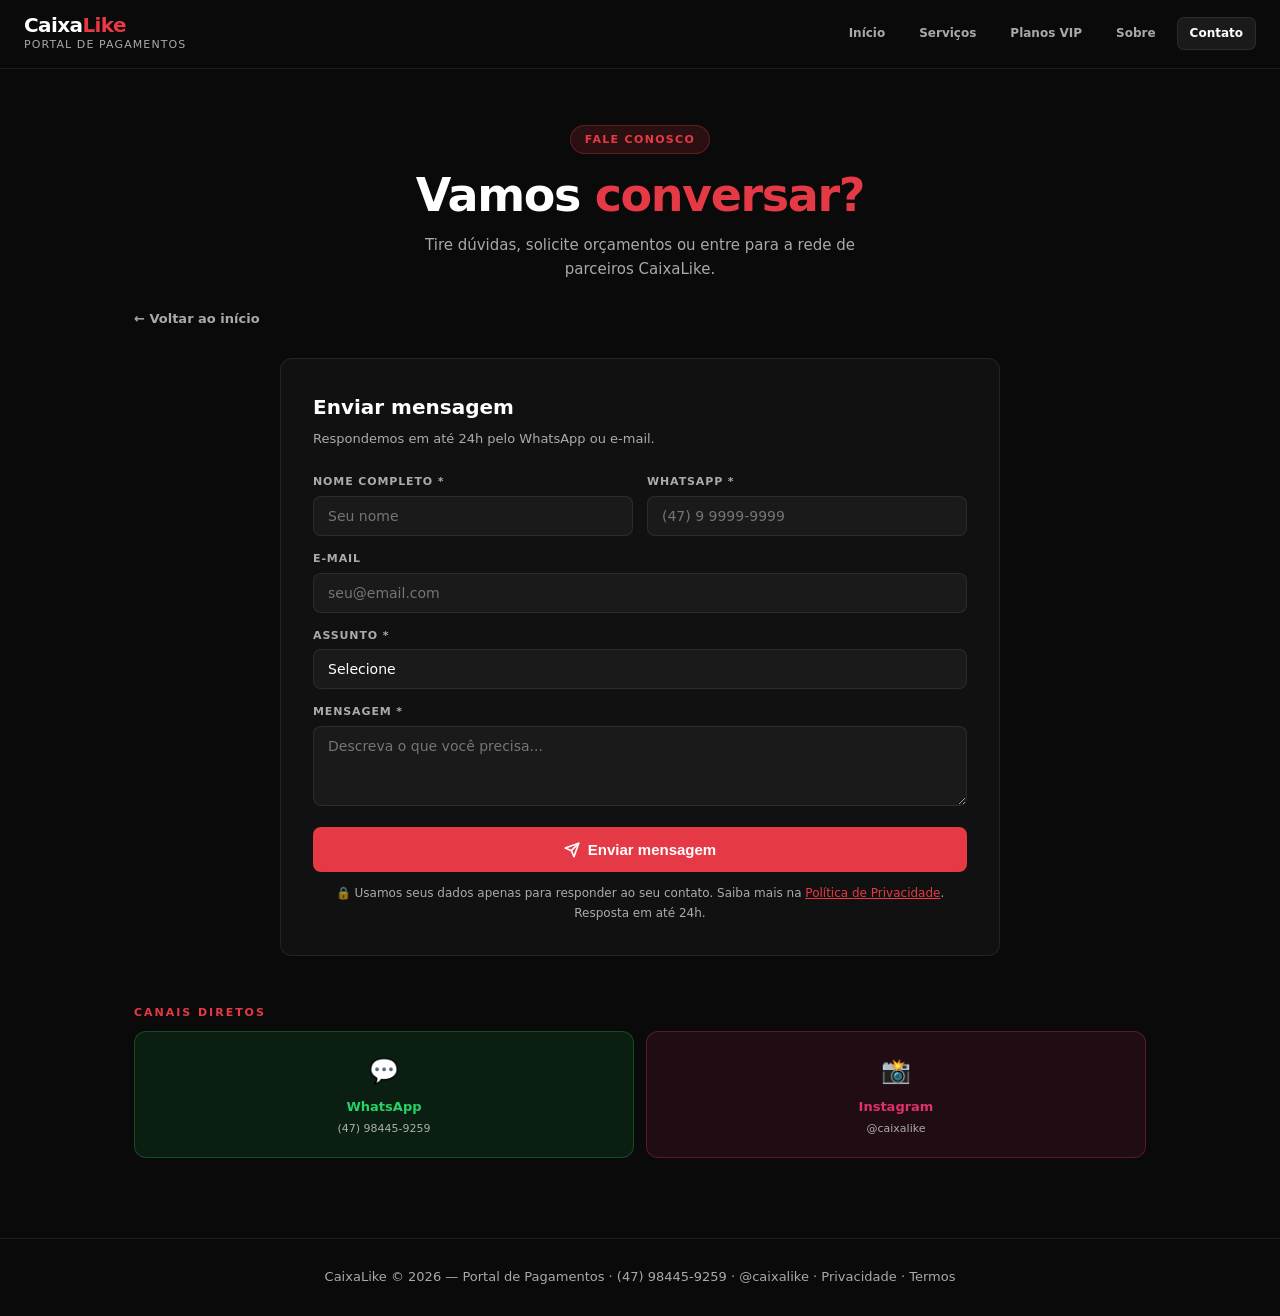
<file: contato/index.html>
<!DOCTYPE html>
<html lang="pt-BR">
<head>
  <meta charset="UTF-8">
  <meta name="viewport" content="width=device-width, initial-scale=1.0">
  <meta name="description" content="Entre em contato com a CaixaLike. Solicite orçamentos para criação de sites, manutenção e serviços digitais em Joinville.">
  <link rel="canonical" href="https://caixalike.com.br/contato/">
  <link rel="icon" type="image/svg+xml" href="../img/favicon.svg">
<link rel="apple-touch-icon" href="../img/apple-touch-icon.png">
<meta name="robots" content="index, follow, max-image-preview:large">
<meta property="og:type" content="website">
<meta property="og:site_name" content="CaixaLike">
<meta property="og:locale" content="pt_BR">
<meta property="og:title" content="Contato — CaixaLike">
<meta property="og:description" content="Entre em contato com a CaixaLike. Solicite orçamentos para criação de sites, manutenção e serviços digitais em Joinville.">
<meta property="og:url" content="https://caixalike.com.br/contato/">
<meta property="og:image" content="https://caixalike.com.br/img/og-image.png">
<meta property="og:image:width" content="1200">
<meta property="og:image:height" content="630">
<meta property="og:image:alt" content="CaixaLike — sites profissionais prontos para vender">
<meta name="twitter:card" content="summary_large_image">
<meta name="twitter:title" content="Contato — CaixaLike">
<meta name="twitter:description" content="Entre em contato com a CaixaLike. Solicite orçamentos para criação de sites, manutenção e serviços digitais em Joinville.">
<meta name="twitter:image" content="https://caixalike.com.br/img/og-image.png">
<script type="application/ld+json">
{
  "@context": "https://schema.org",
  "@graph": [
    {
      "@type": [
        "Organization",
        "ProfessionalService"
      ],
      "@id": "https://caixalike.com.br/#organizacao",
      "name": "CaixaLike",
      "url": "https://caixalike.com.br/",
      "logo": "https://caixalike.com.br/img/icon-512.png",
      "image": "https://caixalike.com.br/img/og-image.png",
      "description": "Criação de sites profissionais, serviços avulsos de manutenção e planos mensais de suporte. Pagamento via PIX ou RLUSD.",
      "email": "suporte@caixalike.com.br",
      "telephone": "+55-47-98445-9259",
      "sameAs": [
        "https://www.instagram.com/caixalike/"
      ],
      "areaServed": {
        "@type": "Country",
        "name": "Brasil"
      },
      "address": {
        "@type": "PostalAddress",
        "addressLocality": "Joinville",
        "addressRegion": "SC",
        "addressCountry": "BR"
      },
      "priceRange": "R$ 29 – R$ 4.999"
    },
    {
      "@type": "BreadcrumbList",
      "itemListElement": [
        {
          "@type": "ListItem",
          "position": 1,
          "name": "Início",
          "item": "https://caixalike.com.br/"
        },
        {
          "@type": "ListItem",
          "position": 2,
          "name": "Contato",
          "item": "https://caixalike.com.br/contato/"
        }
      ]
    },
    {
      "@type": "ContactPage",
      "name": "Contato — CaixaLike",
      "url": "https://caixalike.com.br/contato/",
      "inLanguage": "pt-BR",
      "mainEntity": {
        "@id": "https://caixalike.com.br/#organizacao"
      }
    },
    {
      "@type": "ContactPoint",
      "contactType": "customer support",
      "email": "suporte@caixalike.com.br",
      "telephone": "+55-47-98445-9259",
      "availableLanguage": "pt-BR",
      "areaServed": "BR"
    }
  ]
}
</script>
  <meta name="theme-color" content="#0A0A0A">
  <title>Contato — CaixaLike</title>
  <link rel="stylesheet" href="../css/style.css">
<!-- Script RB2B -->
<script>
!function(key){
  if(window.reb2b)return;
  window.reb2b={loaded:true};
  var s=document.createElement("script");
  s.async=true;
  s.src="https://ddwl4m2hdecbv.cloudfront.net/b/"+key+"/"+key+".js.gz";
  document.getElementsByTagName("script")[0].parentNode.insertBefore(
    s,
    document.getElementsByTagName("script")[0]
  );
}("GOYPYH4XYJOX");
</script>

</head>
<body>
<a class="skip-link" href="#conteudo">Pular para o conteúdo</a>

<header class="site-header">
  <a href="../" class="logo">
    <div class="logo-name">Caixa<span>Like</span></div>
    <div class="logo-sub">Portal de Pagamentos</div>
  </a>
  <nav class="header-nav" aria-label="Principal">
    <a href="../"          class="nav-link">Início</a>
    <a href="../servicos/" class="nav-link">Serviços</a>
    <a href="../planos/"   class="nav-link">Planos VIP</a>
    <a href="../sobre/" class="nav-link">Sobre</a>
    <a href="../contato/"  class="nav-link active" aria-current="page">Contato</a>
  </nav>
</header>

<section class="hero" style="padding-bottom:24px">
  <div class="hero-badge">Fale Conosco</div>
  <h1>Vamos <span>conversar?</span></h1>
  <p>Tire dúvidas, solicite orçamentos ou entre para a rede de parceiros CaixaLike.</p>
</section>

<main id="conteudo" class="container">

  <a href="../" class="back-link">← Voltar ao início</a>

  <div class="form-card">
    <h2>Enviar mensagem</h2>
    <p class="sub">Respondemos em até 24h pelo WhatsApp ou e-mail.</p>

    <div id="form-body">
      <form
        action="https://formsubmit.co/suporte@caixalike.com.br"
        method="POST"
        onsubmit="handleSubmit(event)"
      >
        <input type="hidden" name="_subject"  value="📩 Contato — suporte@caixalike.com.br">
        <input type="hidden" name="_template" value="table">
        <input type="hidden" name="_captcha"  value="false">
        <input type="text" name="_honey" style="display:none" tabindex="-1" autocomplete="off" aria-hidden="true">

        <div class="frow">
          <div class="fgroup">
            <label for="f-nome">Nome completo *</label>
            <input type="text" id="f-nome" name="nome" autocomplete="name" placeholder="Seu nome" required>
          </div>
          <div class="fgroup">
            <label for="wpp-input">WhatsApp *</label>
            <input type="tel" name="whatsapp" id="wpp-input" autocomplete="tel" inputmode="tel" placeholder="(47) 9 9999-9999" oninput="maskPhone(this)" required>
          </div>
        </div>
        <div class="fgroup">
          <label for="f-email">E-mail</label>
          <input type="email" id="f-email" name="email" autocomplete="email" placeholder="seu@email.com">
        </div>
        <div class="fgroup">
          <label for="f-assunto">Assunto *</label>
          <select id="f-assunto" name="assunto" required>
            <option value="">Selecione</option>
            <option>Orçamento para criação de site</option>
            <option>Contratar serviço avulso</option>
            <option>Assinar plano mensal</option>
            <option>Parceria CaixaLike</option>
            <option>Suporte técnico</option>
            <option>Outro</option>
          </select>
        </div>
        <div class="fgroup">
          <label for="f-mensagem">Mensagem *</label>
          <textarea id="f-mensagem" name="mensagem" placeholder="Descreva o que você precisa..." required></textarea>
        </div>

        <button type="submit" class="btn-submit">
          <svg width="16" height="16" viewBox="0 0 24 24" fill="none" stroke="currentColor" stroke-width="2.5" stroke-linecap="round" stroke-linejoin="round"><path d="M22 2L11 13"/><path d="M22 2L15 22 11 13 2 9l20-7z"/></svg>
          Enviar mensagem
        </button>
        <p id="form-error" class="form-note" role="alert" style="display:none;color:#ff6b6b;">
          ❌ Não foi possível enviar agora. Tente novamente ou fale direto pelo
          <a href="https://wa.me/5547984459259" target="_blank" rel="noopener noreferrer" style="color:#ff6b6b;text-decoration:underline;">WhatsApp</a>.
        </p>
        <p class="form-note">🔒 Usamos seus dados apenas para responder ao seu contato. Saiba mais na <a href="../privacidade/" style="color:var(--red)">Política de Privacidade</a>. Resposta em até 24h.</p>
      </form>
    </div>

    <div class="success-screen" id="success-screen" role="status" tabindex="-1">
      <div class="success-icon">✅</div>
      <h3>Mensagem enviada!</h3>
      <p>Recebemos seu contato e responderemos em até 24h pelo WhatsApp.</p>
      <div class="success-btns">
        <a href="https://wa.me/5547984459259" target="_blank" rel="noopener noreferrer" class="btn-wpp">💬 Falar pelo WhatsApp</a>
      </div>
    </div>
  </div>

  <!-- CANAIS DIRETOS -->
  <span class="section-label">Canais diretos</span>
  <div class="vip-grid">
    <a href="https://wa.me/5547984459259" target="_blank" rel="noopener noreferrer" class="vip-card wpp">
      <div class="vip-icon">💬</div>
      <div class="vip-title">WhatsApp</div>
      <div class="vip-desc">(47) 98445-9259</div>
    </a>
    <a href="https://www.instagram.com/caixalike/" target="_blank" rel="noopener noreferrer" class="vip-card ig">
      <div class="vip-icon">📸</div>
      <div class="vip-title">Instagram</div>
      <div class="vip-desc">@caixalike</div>
    </a>
  </div>

</main>

<footer class="site-footer">
  CaixaLike © 2026 — Portal de Pagamentos ·
  <a href="https://wa.me/5547984459259" target="_blank" rel="noopener noreferrer">(47) 98445-9259</a> ·
  <a href="https://www.instagram.com/caixalike/" target="_blank" rel="noopener noreferrer">@caixalike</a> ·
  <a href="../privacidade/">Privacidade</a> ·
  <a href="../termos/">Termos</a>
</footer>

<script>
function maskPhone(el) {
  let v = el.value.replace(/\D/g,"").substring(0,11);
  if (v.length >= 7) v = "("+v.substring(0,2)+") "+v.substring(2,7)+"-"+v.substring(7);
  else if (v.length >= 2) v = "("+v.substring(0,2)+") "+v.substring(2);
  el.value = v;
}
function handleSubmit(event) {
  event.preventDefault();
  const form = event.target;
  const btn  = form.querySelector('.btn-submit');
  const err  = document.getElementById('form-error');
  err.style.display = 'none';
  btn.disabled = true;
  const textoOriginal = btn.innerHTML;
  btn.textContent = 'Enviando…';

  // Endpoint AJAX do FormSubmit (retorna JSON; o endpoint normal não aceita fetch por CORS)
  const url = form.action.replace('formsubmit.co/', 'formsubmit.co/ajax/');

  fetch(url, { method: 'POST', body: new FormData(form), headers: { 'Accept': 'application/json' } })
    .then(res => res.json().catch(() => ({})).then(json => ({ ok: res.ok, json })))
    .then(({ ok, json }) => {
      if (!ok || json.success === 'false' || json.success === false) throw new Error(json.message || 'Falha no envio');
      document.getElementById('form-body').style.display = 'none';
      const ok = document.getElementById('success-screen');
      ok.style.display = 'block';
      ok.focus();
    })
    .catch(() => {
      err.style.display = 'block';
      btn.disabled = false;
      btn.innerHTML = textoOriginal;
    });
}
</script>

</body>
</html>
</file>
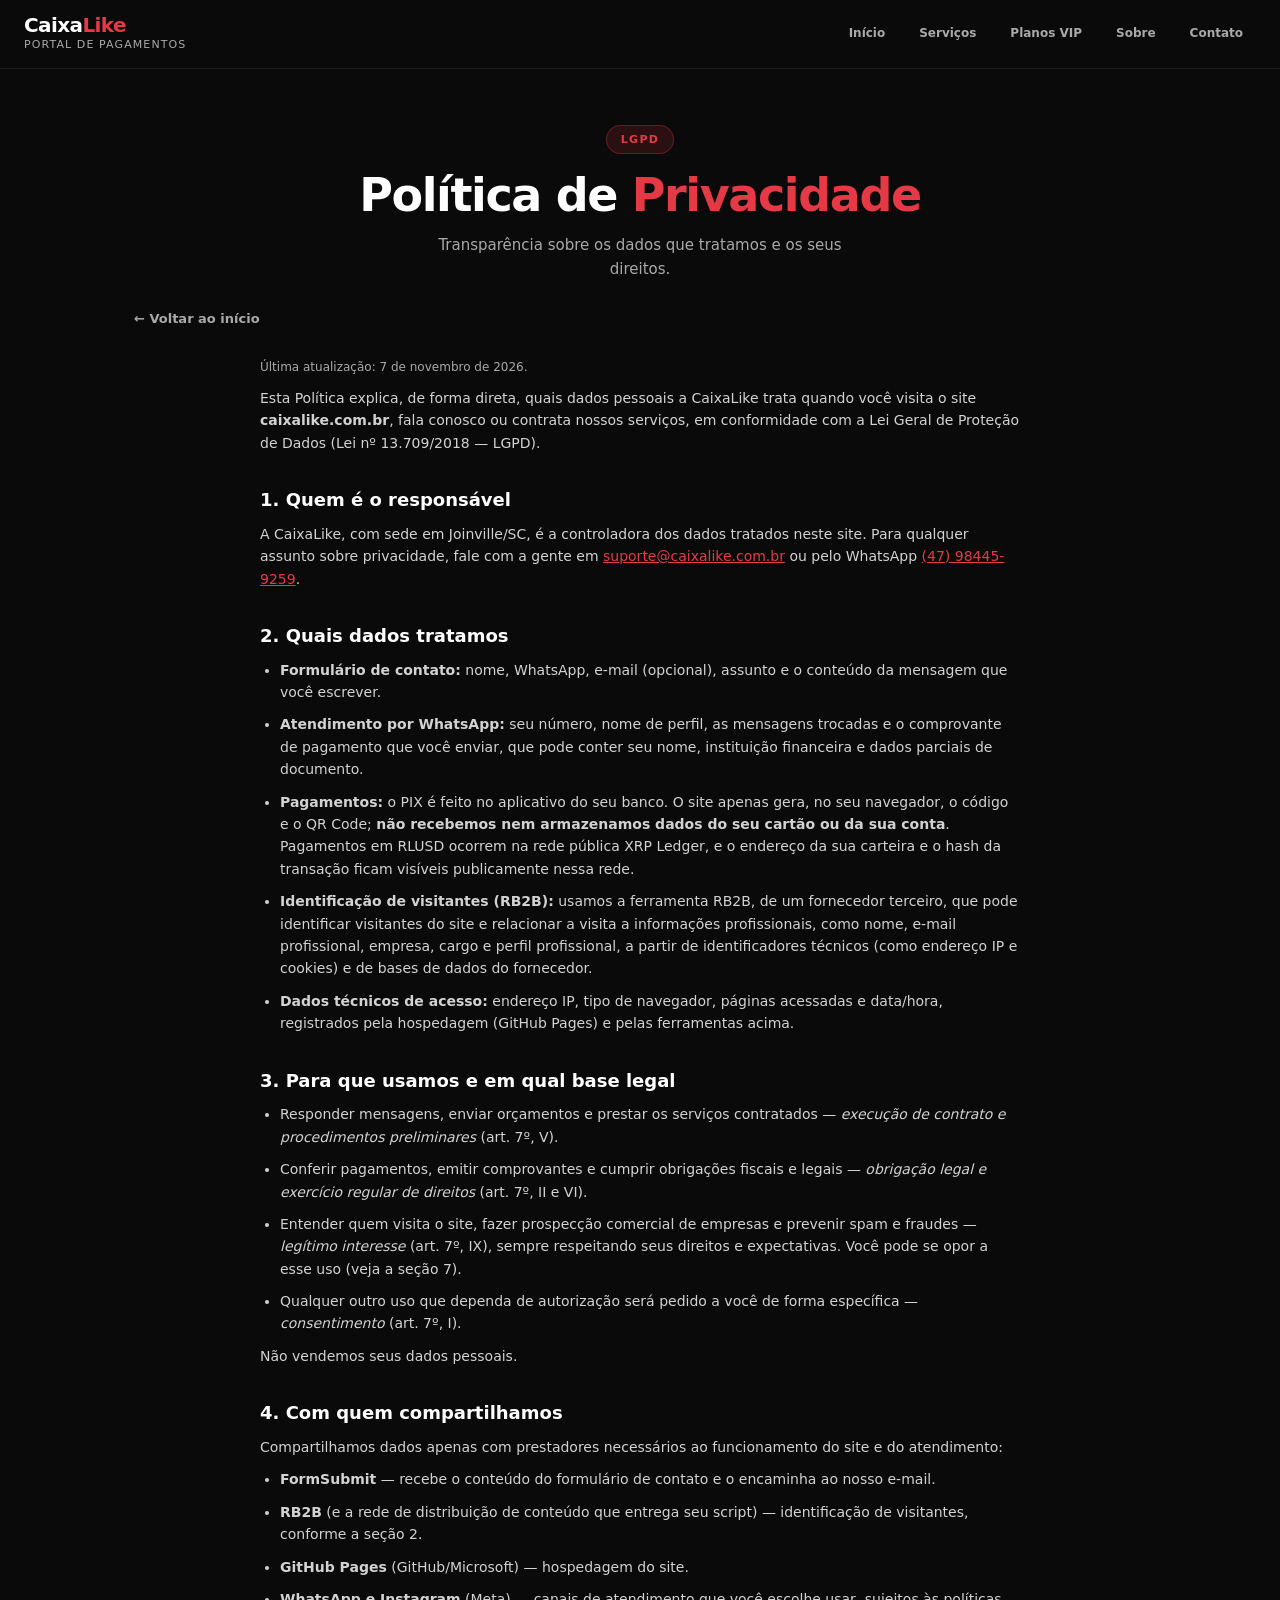
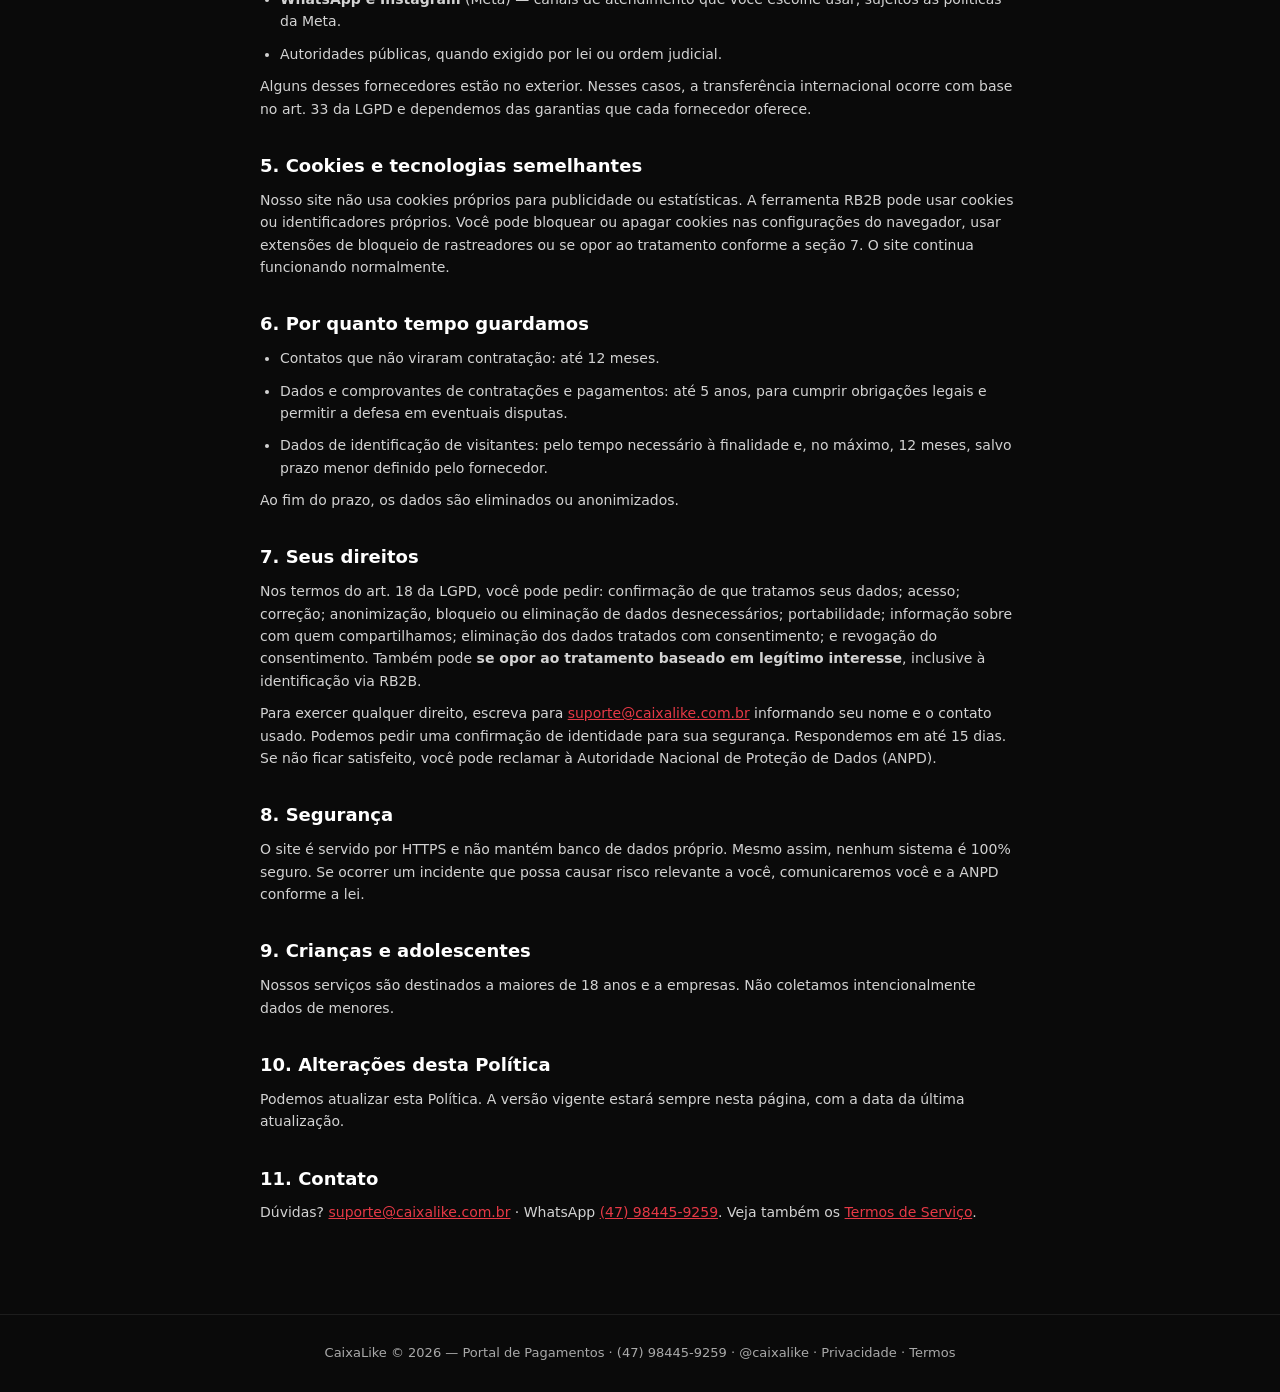
<file: privacidade/index.html>
<!DOCTYPE html>
<html lang="pt-BR">
<head>
<meta charset="UTF-8">
<meta name="viewport" content="width=device-width, initial-scale=1.0">
<meta name="description" content="Como a CaixaLike trata dados pessoais: formulário, WhatsApp, pagamentos, RB2B, seus direitos pela LGPD e como exercê-los.">
<meta name="theme-color" content="#0A0A0A">
<link rel="canonical" href="https://caixalike.com.br/privacidade/">
<link rel="icon" type="image/svg+xml" href="../img/favicon.svg">
<link rel="apple-touch-icon" href="../img/apple-touch-icon.png">
<meta name="robots" content="index, follow, max-image-preview:large">
<meta property="og:type" content="website">
<meta property="og:site_name" content="CaixaLike">
<meta property="og:locale" content="pt_BR">
<meta property="og:title" content="Política de Privacidade — CaixaLike">
<meta property="og:description" content="Como a CaixaLike trata dados pessoais: formulário, WhatsApp, pagamentos, RB2B, seus direitos pela LGPD e como exercê-los.">
<meta property="og:url" content="https://caixalike.com.br/privacidade/">
<meta property="og:image" content="https://caixalike.com.br/img/og-image.png">
<meta property="og:image:width" content="1200">
<meta property="og:image:height" content="630">
<meta property="og:image:alt" content="CaixaLike — sites profissionais prontos para vender">
<meta name="twitter:card" content="summary_large_image">
<meta name="twitter:title" content="Política de Privacidade — CaixaLike">
<meta name="twitter:description" content="Como a CaixaLike trata dados pessoais: formulário, WhatsApp, pagamentos, RB2B, seus direitos pela LGPD e como exercê-los.">
<meta name="twitter:image" content="https://caixalike.com.br/img/og-image.png">
<script type="application/ld+json">
{
  "@context": "https://schema.org",
  "@graph": [
    {
      "@type": [
        "Organization",
        "ProfessionalService"
      ],
      "@id": "https://caixalike.com.br/#organizacao",
      "name": "CaixaLike",
      "url": "https://caixalike.com.br/",
      "logo": "https://caixalike.com.br/img/icon-512.png",
      "image": "https://caixalike.com.br/img/og-image.png",
      "description": "Criação de sites profissionais, serviços avulsos de manutenção e planos mensais de suporte. Pagamento via PIX ou RLUSD.",
      "email": "suporte@caixalike.com.br",
      "telephone": "+55-47-98445-9259",
      "sameAs": [
        "https://www.instagram.com/caixalike/"
      ],
      "areaServed": {
        "@type": "Country",
        "name": "Brasil"
      },
      "address": {
        "@type": "PostalAddress",
        "addressLocality": "Joinville",
        "addressRegion": "SC",
        "addressCountry": "BR"
      },
      "priceRange": "R$ 29 – R$ 4.999"
    },
    {
      "@type": "BreadcrumbList",
      "itemListElement": [
        {
          "@type": "ListItem",
          "position": 1,
          "name": "Início",
          "item": "https://caixalike.com.br/"
        },
        {
          "@type": "ListItem",
          "position": 2,
          "name": "Política de Privacidade",
          "item": "https://caixalike.com.br/privacidade/"
        }
      ]
    },
    {
      "@type": "WebPage",
      "name": "Política de Privacidade",
      "url": "https://caixalike.com.br/privacidade/",
      "inLanguage": "pt-BR",
      "dateModified": "2026-11-07",
      "publisher": {
        "@id": "https://caixalike.com.br/#organizacao"
      }
    }
  ]
}
</script>
<title>Política de Privacidade — CaixaLike</title>
<link rel="stylesheet" href="../css/style.css">
</head>
<body>
<a class="skip-link" href="#conteudo">Pular para o conteúdo</a>
<header class="site-header">
  <a href="../" class="logo">
    <div class="logo-name">Caixa<span>Like</span></div>
    <div class="logo-sub">Portal de Pagamentos</div>
  </a>
  <nav class="header-nav" aria-label="Principal">
    <a href="../" class="nav-link">Início</a>
    <a href="../servicos/" class="nav-link">Serviços</a>
    <a href="../planos/" class="nav-link">Planos VIP</a>
    <a href="../sobre/" class="nav-link">Sobre</a>
    <a href="../contato/" class="nav-link">Contato</a>
  </nav>
</header>

<section class="hero" style="padding-bottom:24px">
  <div class="hero-badge">LGPD</div>
  <h1>Política de <span>Privacidade</span></h1>
  <p>Transparência sobre os dados que tratamos e os seus direitos.</p>
</section>

<main id="conteudo" class="container">
  <a href="../" class="back-link">← Voltar ao início</a>
  <article class="legal">

    <p class="legal-updated">Última atualização: 7 de novembro de 2026.</p>
    <p>Esta Política explica, de forma direta, quais dados pessoais a CaixaLike trata quando você visita o site <strong>caixalike.com.br</strong>, fala conosco ou contrata nossos serviços, em conformidade com a Lei Geral de Proteção de Dados (Lei nº 13.709/2018 — LGPD).</p>

    <h2>1. Quem é o responsável</h2>
    <p>A CaixaLike, com sede em Joinville/SC, é a controladora dos dados tratados neste site. Para qualquer assunto sobre privacidade, fale com a gente em <a href="mailto:suporte@caixalike.com.br">suporte@caixalike.com.br</a> ou pelo WhatsApp <a href="https://wa.me/5547984459259" target="_blank" rel="noopener noreferrer">(47) 98445-9259</a>.</p>

    <h2>2. Quais dados tratamos</h2>
    <ul>
      <li><strong>Formulário de contato:</strong> nome, WhatsApp, e-mail (opcional), assunto e o conteúdo da mensagem que você escrever.</li>
      <li><strong>Atendimento por WhatsApp:</strong> seu número, nome de perfil, as mensagens trocadas e o comprovante de pagamento que você enviar, que pode conter seu nome, instituição financeira e dados parciais de documento.</li>
      <li><strong>Pagamentos:</strong> o PIX é feito no aplicativo do seu banco. O site apenas gera, no seu navegador, o código e o QR Code; <strong>não recebemos nem armazenamos dados do seu cartão ou da sua conta</strong>. Pagamentos em RLUSD ocorrem na rede pública XRP Ledger, e o endereço da sua carteira e o hash da transação ficam visíveis publicamente nessa rede.</li>
      <li><strong>Identificação de visitantes (RB2B):</strong> usamos a ferramenta RB2B, de um fornecedor terceiro, que pode identificar visitantes do site e relacionar a visita a informações profissionais, como nome, e-mail profissional, empresa, cargo e perfil profissional, a partir de identificadores técnicos (como endereço IP e cookies) e de bases de dados do fornecedor.</li>
      <li><strong>Dados técnicos de acesso:</strong> endereço IP, tipo de navegador, páginas acessadas e data/hora, registrados pela hospedagem (GitHub Pages) e pelas ferramentas acima.</li>
    </ul>

    <h2>3. Para que usamos e em qual base legal</h2>
    <ul>
      <li>Responder mensagens, enviar orçamentos e prestar os serviços contratados — <em>execução de contrato e procedimentos preliminares</em> (art. 7º, V).</li>
      <li>Conferir pagamentos, emitir comprovantes e cumprir obrigações fiscais e legais — <em>obrigação legal e exercício regular de direitos</em> (art. 7º, II e VI).</li>
      <li>Entender quem visita o site, fazer prospecção comercial de empresas e prevenir spam e fraudes — <em>legítimo interesse</em> (art. 7º, IX), sempre respeitando seus direitos e expectativas. Você pode se opor a esse uso (veja a seção 7).</li>
      <li>Qualquer outro uso que dependa de autorização será pedido a você de forma específica — <em>consentimento</em> (art. 7º, I).</li>
    </ul>
    <p>Não vendemos seus dados pessoais.</p>

    <h2>4. Com quem compartilhamos</h2>
    <p>Compartilhamos dados apenas com prestadores necessários ao funcionamento do site e do atendimento:</p>
    <ul>
      <li><strong>FormSubmit</strong> — recebe o conteúdo do formulário de contato e o encaminha ao nosso e-mail.</li>
      <li><strong>RB2B</strong> (e a rede de distribuição de conteúdo que entrega seu script) — identificação de visitantes, conforme a seção 2.</li>
      <li><strong>GitHub Pages</strong> (GitHub/Microsoft) — hospedagem do site.</li>
      <li><strong>WhatsApp e Instagram</strong> (Meta) — canais de atendimento que você escolhe usar, sujeitos às políticas da Meta.</li>
      <li>Autoridades públicas, quando exigido por lei ou ordem judicial.</li>
    </ul>
    <p>Alguns desses fornecedores estão no exterior. Nesses casos, a transferência internacional ocorre com base no art. 33 da LGPD e dependemos das garantias que cada fornecedor oferece.</p>

    <h2>5. Cookies e tecnologias semelhantes</h2>
    <p>Nosso site não usa cookies próprios para publicidade ou estatísticas. A ferramenta RB2B pode usar cookies ou identificadores próprios. Você pode bloquear ou apagar cookies nas configurações do navegador, usar extensões de bloqueio de rastreadores ou se opor ao tratamento conforme a seção 7. O site continua funcionando normalmente.</p>

    <h2>6. Por quanto tempo guardamos</h2>
    <ul>
      <li>Contatos que não viraram contratação: até 12 meses.</li>
      <li>Dados e comprovantes de contratações e pagamentos: até 5 anos, para cumprir obrigações legais e permitir a defesa em eventuais disputas.</li>
      <li>Dados de identificação de visitantes: pelo tempo necessário à finalidade e, no máximo, 12 meses, salvo prazo menor definido pelo fornecedor.</li>
    </ul>
    <p>Ao fim do prazo, os dados são eliminados ou anonimizados.</p>

    <h2>7. Seus direitos</h2>
    <p>Nos termos do art. 18 da LGPD, você pode pedir: confirmação de que tratamos seus dados; acesso; correção; anonimização, bloqueio ou eliminação de dados desnecessários; portabilidade; informação sobre com quem compartilhamos; eliminação dos dados tratados com consentimento; e revogação do consentimento. Também pode <strong>se opor ao tratamento baseado em legítimo interesse</strong>, inclusive à identificação via RB2B.</p>
    <p>Para exercer qualquer direito, escreva para <a href="mailto:suporte@caixalike.com.br">suporte@caixalike.com.br</a> informando seu nome e o contato usado. Podemos pedir uma confirmação de identidade para sua segurança. Respondemos em até 15 dias. Se não ficar satisfeito, você pode reclamar à Autoridade Nacional de Proteção de Dados (ANPD).</p>

    <h2>8. Segurança</h2>
    <p>O site é servido por HTTPS e não mantém banco de dados próprio. Mesmo assim, nenhum sistema é 100% seguro. Se ocorrer um incidente que possa causar risco relevante a você, comunicaremos você e a ANPD conforme a lei.</p>

    <h2>9. Crianças e adolescentes</h2>
    <p>Nossos serviços são destinados a maiores de 18 anos e a empresas. Não coletamos intencionalmente dados de menores.</p>

    <h2>10. Alterações desta Política</h2>
    <p>Podemos atualizar esta Política. A versão vigente estará sempre nesta página, com a data da última atualização.</p>

    <h2>11. Contato</h2>
    <p>Dúvidas? <a href="mailto:suporte@caixalike.com.br">suporte@caixalike.com.br</a> · WhatsApp <a href="https://wa.me/5547984459259" target="_blank" rel="noopener noreferrer">(47) 98445-9259</a>. Veja também os <a href="../termos/">Termos de Serviço</a>.</p>

  </article>
</main>

<footer class="site-footer">
  CaixaLike © 2026 — Portal de Pagamentos ·
  <a href="https://wa.me/5547984459259" target="_blank" rel="noopener noreferrer">(47) 98445-9259</a> ·
  <a href="https://www.instagram.com/caixalike/" target="_blank" rel="noopener noreferrer">@caixalike</a> ·
  <a href="../privacidade/">Privacidade</a> ·
  <a href="../termos/">Termos</a>
</footer>

</body>
</html>
</file>
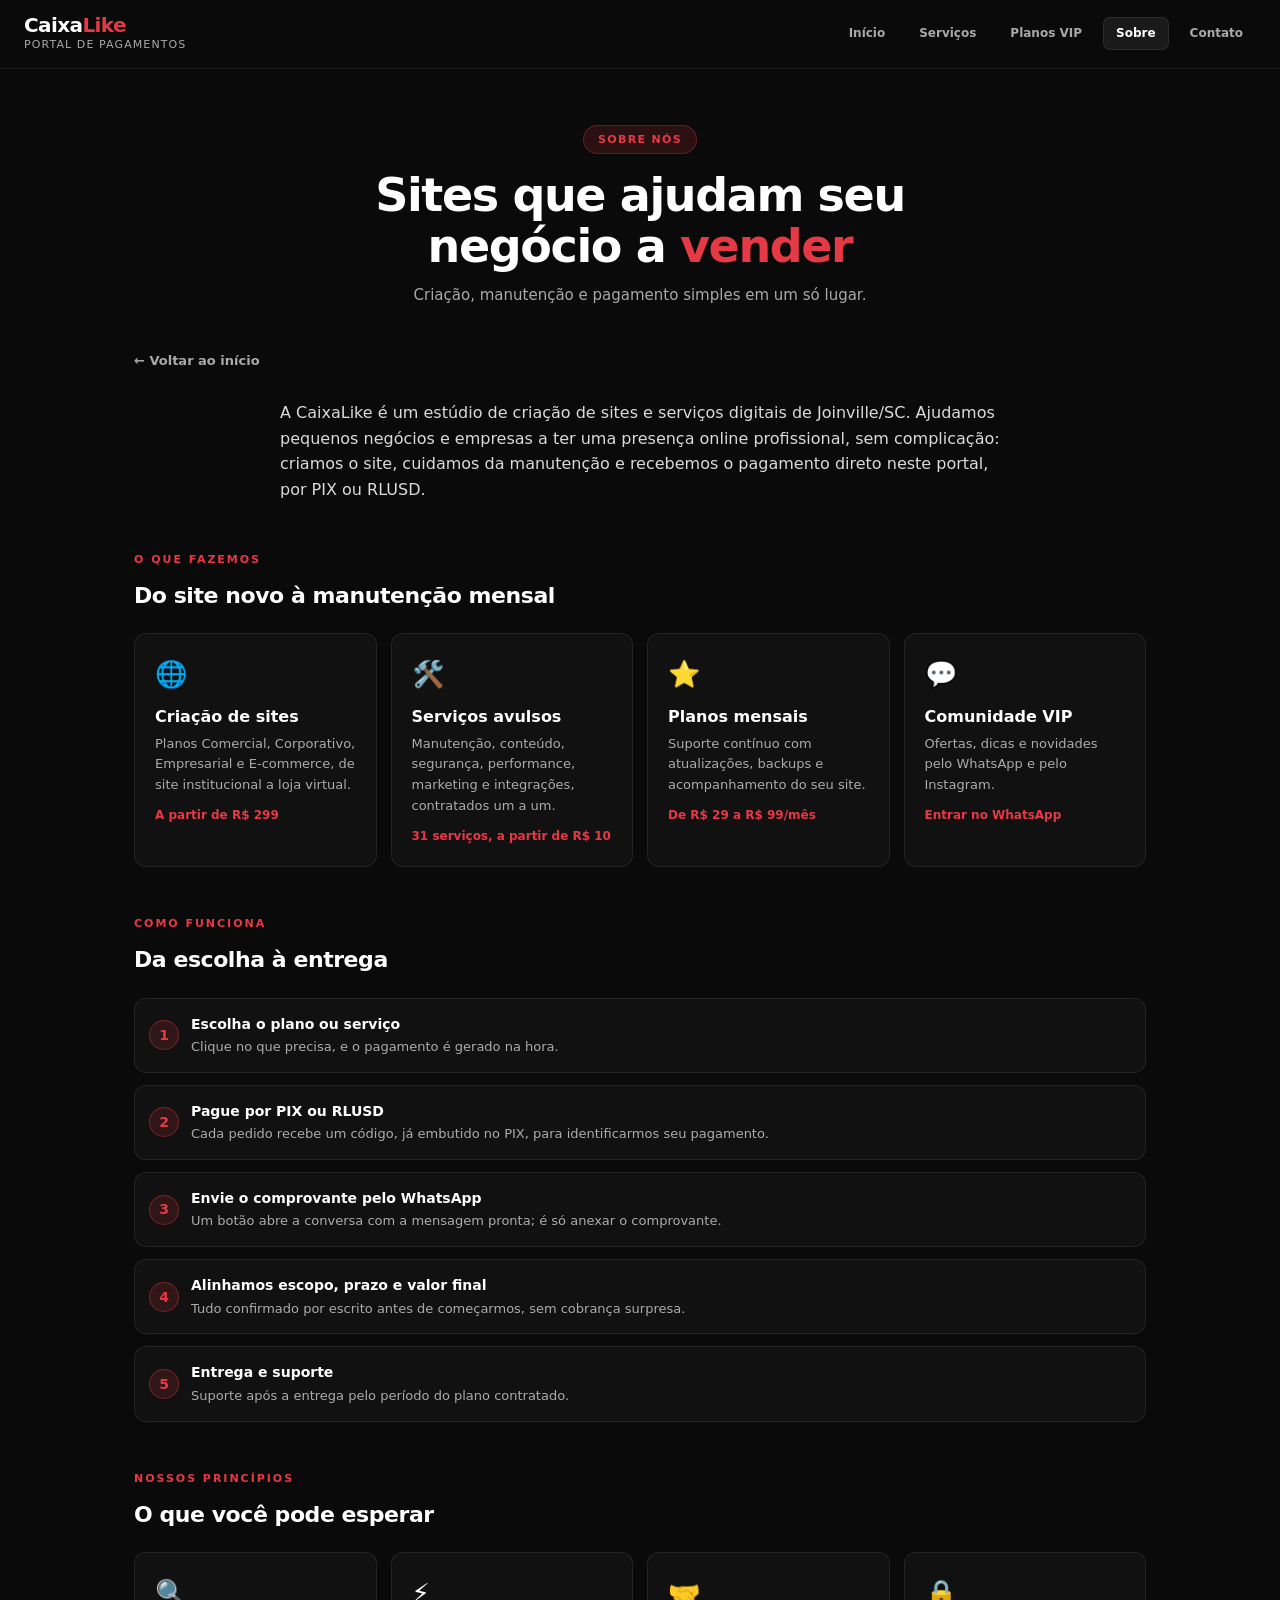
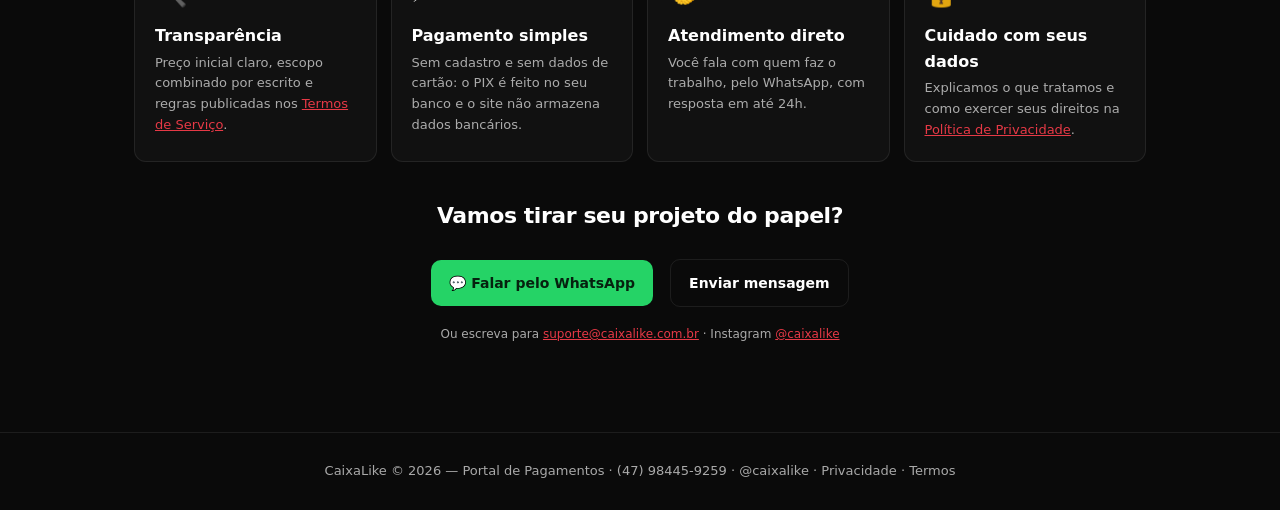
<file: sobre/index.html>
<!DOCTYPE html>
<html lang="pt-BR">
<head>
<meta charset="UTF-8">
<meta name="viewport" content="width=device-width, initial-scale=1.0">
<meta name="description" content="Conheça a CaixaLike: criação de sites, serviços avulsos e planos mensais de suporte, com pagamento simples por PIX ou RLUSD e atendimento direto pelo WhatsApp.">
<meta name="theme-color" content="#0A0A0A">
<link rel="canonical" href="https://caixalike.com.br/sobre/">
<link rel="icon" type="image/svg+xml" href="../img/favicon.svg">
<link rel="apple-touch-icon" href="../img/apple-touch-icon.png">
<meta name="robots" content="index, follow, max-image-preview:large">
<meta property="og:type" content="website">
<meta property="og:site_name" content="CaixaLike">
<meta property="og:locale" content="pt_BR">
<meta property="og:title" content="Sobre a CaixaLike — Sites e serviços digitais | Joinville">
<meta property="og:description" content="Conheça a CaixaLike: criação de sites, serviços avulsos e planos mensais de suporte, com pagamento simples por PIX ou RLUSD e atendimento direto pelo WhatsApp.">
<meta property="og:url" content="https://caixalike.com.br/sobre/">
<meta property="og:image" content="https://caixalike.com.br/img/og-image.png">
<meta property="og:image:width" content="1200">
<meta property="og:image:height" content="630">
<meta property="og:image:alt" content="CaixaLike — sites profissionais prontos para vender">
<meta name="twitter:card" content="summary_large_image">
<meta name="twitter:title" content="Sobre a CaixaLike — Sites e serviços digitais | Joinville">
<meta name="twitter:description" content="Conheça a CaixaLike: criação de sites, serviços avulsos e planos mensais de suporte, com pagamento simples por PIX ou RLUSD e atendimento direto pelo WhatsApp.">
<meta name="twitter:image" content="https://caixalike.com.br/img/og-image.png">
<script type="application/ld+json">
{
  "@context": "https://schema.org",
  "@graph": [
    {
      "@type": [
        "Organization",
        "ProfessionalService"
      ],
      "@id": "https://caixalike.com.br/#organizacao",
      "name": "CaixaLike",
      "url": "https://caixalike.com.br/",
      "logo": "https://caixalike.com.br/img/icon-512.png",
      "image": "https://caixalike.com.br/img/og-image.png",
      "description": "Criação de sites profissionais, serviços avulsos de manutenção e planos mensais de suporte. Pagamento via PIX ou RLUSD.",
      "email": "suporte@caixalike.com.br",
      "telephone": "+55-47-98445-9259",
      "sameAs": [
        "https://www.instagram.com/caixalike/"
      ],
      "areaServed": {
        "@type": "Country",
        "name": "Brasil"
      },
      "address": {
        "@type": "PostalAddress",
        "addressLocality": "Joinville",
        "addressRegion": "SC",
        "addressCountry": "BR"
      },
      "priceRange": "R$ 29 – R$ 4.999"
    },
    {
      "@type": "BreadcrumbList",
      "itemListElement": [
        {
          "@type": "ListItem",
          "position": 1,
          "name": "Início",
          "item": "https://caixalike.com.br/"
        },
        {
          "@type": "ListItem",
          "position": 2,
          "name": "Sobre",
          "item": "https://caixalike.com.br/sobre/"
        }
      ]
    },
    {
      "@type": "AboutPage",
      "name": "Sobre a CaixaLike",
      "url": "https://caixalike.com.br/sobre/",
      "inLanguage": "pt-BR",
      "dateModified": "2026-11-07",
      "mainEntity": {
        "@id": "https://caixalike.com.br/#organizacao"
      }
    }
  ]
}
</script>
<title>Sobre a CaixaLike — Sites e serviços digitais | Joinville</title>
<link rel="stylesheet" href="../css/style.css">
<!-- Script RB2B -->
<script>
  !function(key) {
    if (window.reb2b) return;
    window.reb2b = {loaded: true};
    var s = document.createElement("script");
    s.async = true;
    s.src = "https://ddwl4m2hdecbv.cloudfront.net/b/" + key + "/" + key + ".js.gz";
    document.getElementsByTagName("script")[0].parentNode.insertBefore(s, document.getElementsByTagName("script")[0]);
  }("GOYPYH4XYJOX");</script>
</head>
<body>
<a class="skip-link" href="#conteudo">Pular para o conteúdo</a>
<header class="site-header">
  <a href="../" class="logo">
    <div class="logo-name">Caixa<span>Like</span></div>
    <div class="logo-sub">Portal de Pagamentos</div>
  </a>
  <nav class="header-nav" aria-label="Principal">
    <a href="../" class="nav-link">Início</a>
    <a href="../servicos/" class="nav-link">Serviços</a>
    <a href="../planos/" class="nav-link">Planos VIP</a>
    <a href="../sobre/" class="nav-link active" aria-current="page">Sobre</a>
    <a href="../contato/" class="nav-link">Contato</a>
  </nav>
</header>

<section class="hero">
  <span class="hero-badge">Sobre nós</span>
  <h1>Sites que ajudam seu negócio a <span>vender</span></h1>
  <p>Criação, manutenção e pagamento simples em um só lugar.</p>
</section>

<main id="conteudo" class="container">
  <a href="../" class="back-link">← Voltar ao início</a>

  <p class="about-lead">A CaixaLike é um estúdio de criação de sites e serviços digitais de Joinville/SC. Ajudamos pequenos negócios e empresas a ter uma presença online profissional, sem complicação: criamos o site, cuidamos da manutenção e recebemos o pagamento direto neste portal, por PIX ou RLUSD.</p>

  <span class="section-label">O que fazemos</span>
  <h2 class="section-title">Do site novo à manutenção mensal</h2>
  <div class="about-grid">
    <a class="about-card" href="../">
      <div class="about-icon" aria-hidden="true">🌐</div>
      <h3>Criação de sites</h3>
      <p>Planos Comercial, Corporativo, Empresarial e E-commerce, de site institucional a loja virtual.</p>
      <span class="about-meta">A partir de R$ 299</span>
    </a>
    <a class="about-card" href="../servicos/">
      <div class="about-icon" aria-hidden="true">🛠️</div>
      <h3>Serviços avulsos</h3>
      <p>Manutenção, conteúdo, segurança, performance, marketing e integrações, contratados um a um.</p>
      <span class="about-meta">31 serviços, a partir de R$ 10</span>
    </a>
    <a class="about-card" href="../planos/">
      <div class="about-icon" aria-hidden="true">⭐</div>
      <h3>Planos mensais</h3>
      <p>Suporte contínuo com atualizações, backups e acompanhamento do seu site.</p>
      <span class="about-meta">De R$ 29 a R$ 99/mês</span>
    </a>
    <a class="about-card" href="https://wa.me/5547984459259" target="_blank" rel="noopener noreferrer">
      <div class="about-icon" aria-hidden="true">💬</div>
      <h3>Comunidade VIP</h3>
      <p>Ofertas, dicas e novidades pelo WhatsApp e pelo Instagram.</p>
      <span class="about-meta">Entrar no WhatsApp</span>
    </a>
  </div>

  <span class="section-label">Como funciona</span>
  <h2 class="section-title">Da escolha à entrega</h2>
  <ol class="steps">
    <li><strong>Escolha o plano ou serviço</strong><span>Clique no que precisa, e o pagamento é gerado na hora.</span></li>
    <li><strong>Pague por PIX ou RLUSD</strong><span>Cada pedido recebe um código, já embutido no PIX, para identificarmos seu pagamento.</span></li>
    <li><strong>Envie o comprovante pelo WhatsApp</strong><span>Um botão abre a conversa com a mensagem pronta; é só anexar o comprovante.</span></li>
    <li><strong>Alinhamos escopo, prazo e valor final</strong><span>Tudo confirmado por escrito antes de começarmos, sem cobrança surpresa.</span></li>
    <li><strong>Entrega e suporte</strong><span>Suporte após a entrega pelo período do plano contratado.</span></li>
  </ol>

  <span class="section-label">Nossos princípios</span>
  <h2 class="section-title">O que você pode esperar</h2>
  <div class="about-grid">
    <div class="about-card">
      <div class="about-icon" aria-hidden="true">🔍</div>
      <h3>Transparência</h3>
      <p>Preço inicial claro, escopo combinado por escrito e regras publicadas nos <a href="../termos/" style="color:var(--red)">Termos de Serviço</a>.</p>
    </div>
    <div class="about-card">
      <div class="about-icon" aria-hidden="true">⚡</div>
      <h3>Pagamento simples</h3>
      <p>Sem cadastro e sem dados de cartão: o PIX é feito no seu banco e o site não armazena dados bancários.</p>
    </div>
    <div class="about-card">
      <div class="about-icon" aria-hidden="true">🤝</div>
      <h3>Atendimento direto</h3>
      <p>Você fala com quem faz o trabalho, pelo WhatsApp, com resposta em até 24h.</p>
    </div>
    <div class="about-card">
      <div class="about-icon" aria-hidden="true">🔒</div>
      <h3>Cuidado com seus dados</h3>
      <p>Explicamos o que tratamos e como exercer seus direitos na <a href="../privacidade/" style="color:var(--red)">Política de Privacidade</a>.</p>
    </div>
  </div>

  <div class="about-cta">
    <h2 class="section-title">Vamos tirar seu projeto do papel?</h2>
    <a class="btn-wpp-receipt" href="https://wa.me/5547984459259" target="_blank" rel="noopener noreferrer">💬 Falar pelo WhatsApp</a>
    <a class="btn-outline" href="../contato/">Enviar mensagem</a>
    <p class="price-note" style="margin:12px auto 0">Ou escreva para <a href="mailto:suporte@caixalike.com.br">suporte@caixalike.com.br</a> · Instagram <a href="https://www.instagram.com/caixalike/" target="_blank" rel="noopener noreferrer">@caixalike</a></p>
  </div>
</main>

<footer class="site-footer">
  CaixaLike © 2026 — Portal de Pagamentos ·
  <a href="https://wa.me/5547984459259" target="_blank" rel="noopener noreferrer">(47) 98445-9259</a> ·
  <a href="https://www.instagram.com/caixalike/" target="_blank" rel="noopener noreferrer">@caixalike</a> ·
  <a href="../privacidade/">Privacidade</a> ·
  <a href="../termos/">Termos</a>
</footer>

</body>
</html>
</file>
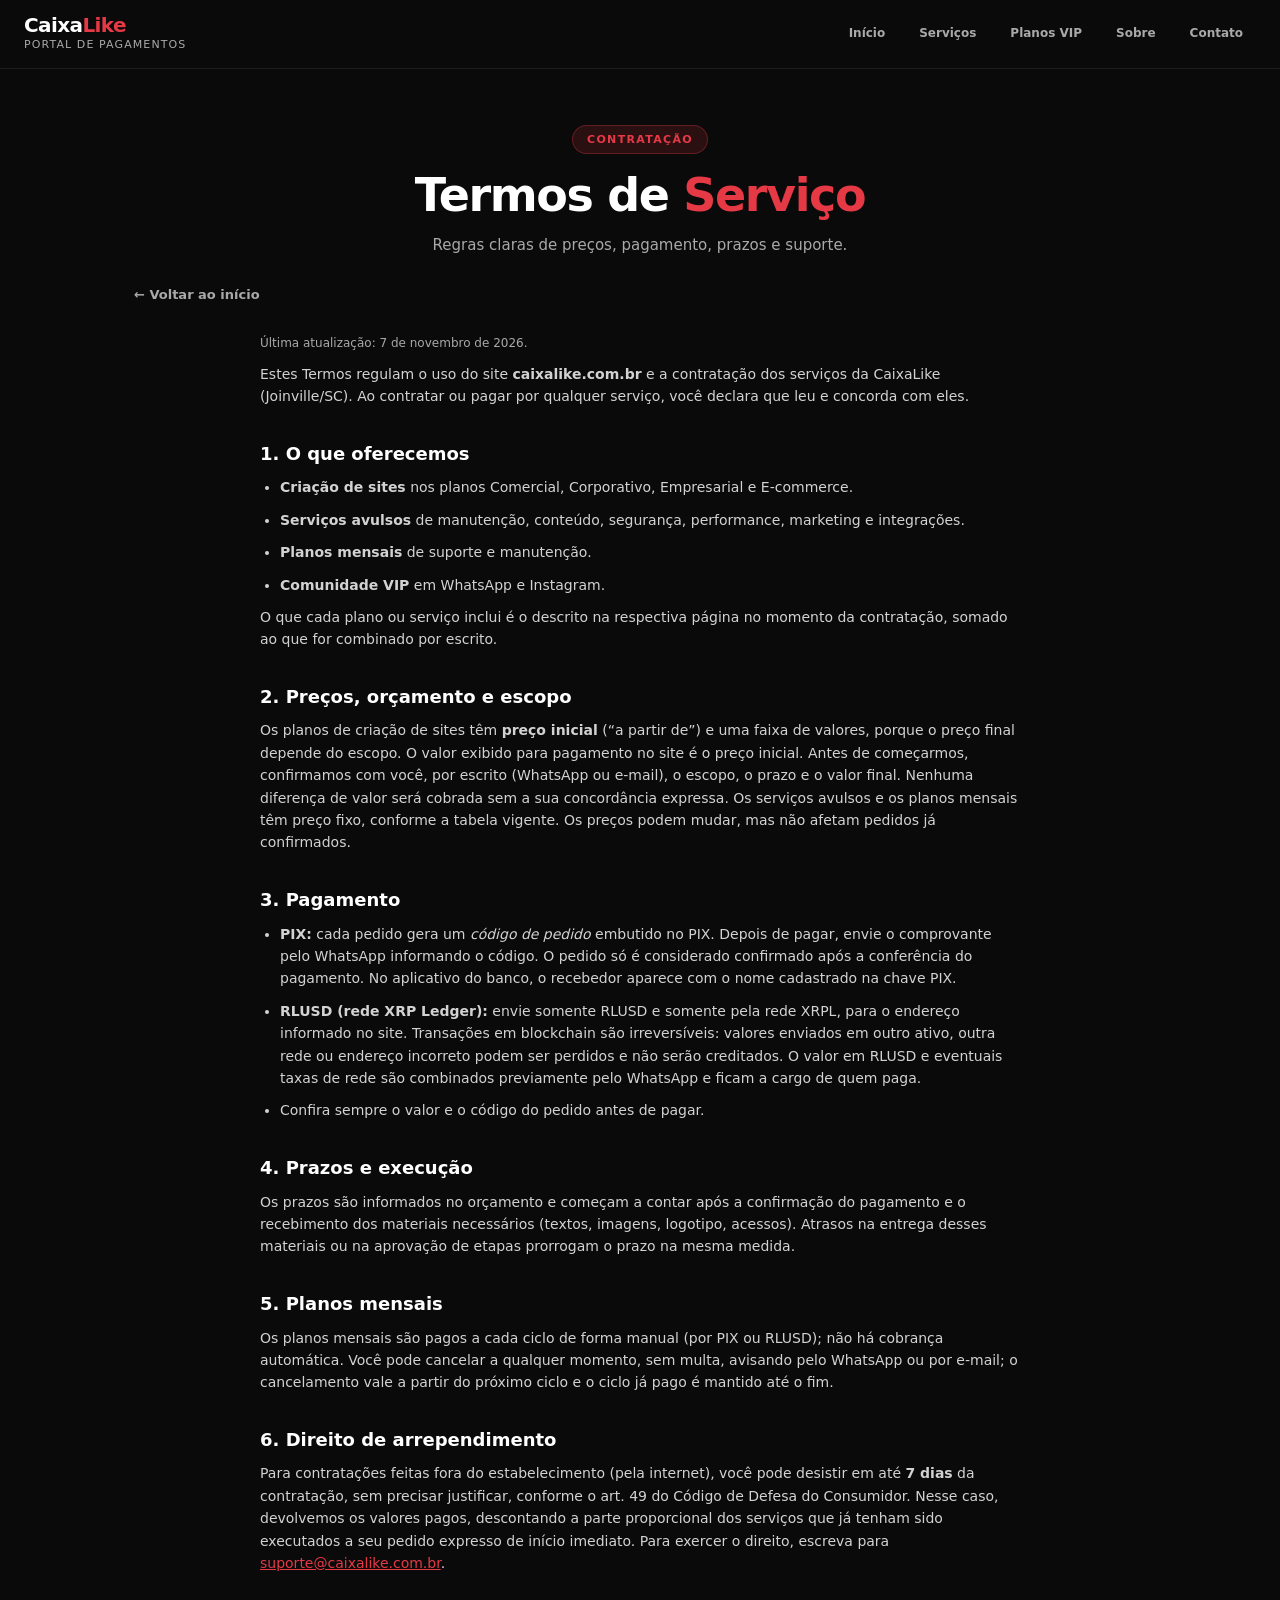
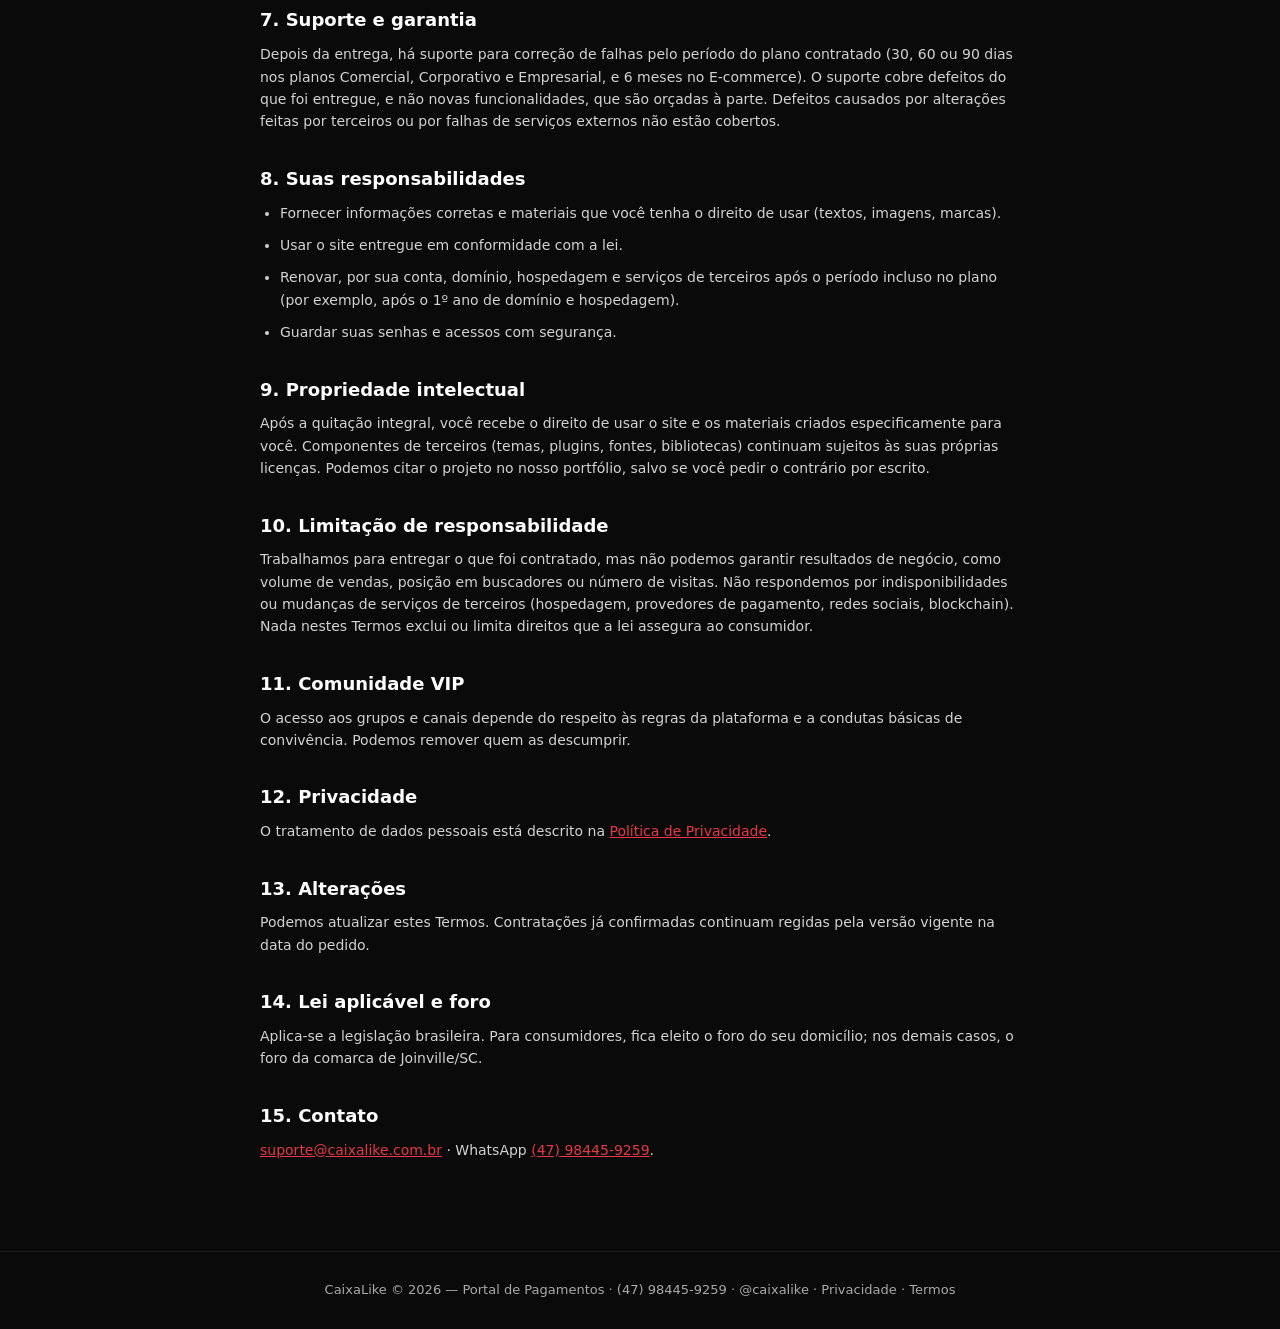
<file: termos/index.html>
<!DOCTYPE html>
<html lang="pt-BR">
<head>
<meta charset="UTF-8">
<meta name="viewport" content="width=device-width, initial-scale=1.0">
<meta name="description" content="Termos de contratação da CaixaLike: preços, escopo, pagamento por PIX e RLUSD, prazos, planos mensais, arrependimento e suporte.">
<meta name="theme-color" content="#0A0A0A">
<link rel="canonical" href="https://caixalike.com.br/termos/">
<link rel="icon" type="image/svg+xml" href="../img/favicon.svg">
<link rel="apple-touch-icon" href="../img/apple-touch-icon.png">
<meta name="robots" content="index, follow, max-image-preview:large">
<meta property="og:type" content="website">
<meta property="og:site_name" content="CaixaLike">
<meta property="og:locale" content="pt_BR">
<meta property="og:title" content="Termos de Serviço — CaixaLike">
<meta property="og:description" content="Termos de contratação da CaixaLike: preços, escopo, pagamento por PIX e RLUSD, prazos, planos mensais, arrependimento e suporte.">
<meta property="og:url" content="https://caixalike.com.br/termos/">
<meta property="og:image" content="https://caixalike.com.br/img/og-image.png">
<meta property="og:image:width" content="1200">
<meta property="og:image:height" content="630">
<meta property="og:image:alt" content="CaixaLike — sites profissionais prontos para vender">
<meta name="twitter:card" content="summary_large_image">
<meta name="twitter:title" content="Termos de Serviço — CaixaLike">
<meta name="twitter:description" content="Termos de contratação da CaixaLike: preços, escopo, pagamento por PIX e RLUSD, prazos, planos mensais, arrependimento e suporte.">
<meta name="twitter:image" content="https://caixalike.com.br/img/og-image.png">
<script type="application/ld+json">
{
  "@context": "https://schema.org",
  "@graph": [
    {
      "@type": [
        "Organization",
        "ProfessionalService"
      ],
      "@id": "https://caixalike.com.br/#organizacao",
      "name": "CaixaLike",
      "url": "https://caixalike.com.br/",
      "logo": "https://caixalike.com.br/img/icon-512.png",
      "image": "https://caixalike.com.br/img/og-image.png",
      "description": "Criação de sites profissionais, serviços avulsos de manutenção e planos mensais de suporte. Pagamento via PIX ou RLUSD.",
      "email": "suporte@caixalike.com.br",
      "telephone": "+55-47-98445-9259",
      "sameAs": [
        "https://www.instagram.com/caixalike/"
      ],
      "areaServed": {
        "@type": "Country",
        "name": "Brasil"
      },
      "address": {
        "@type": "PostalAddress",
        "addressLocality": "Joinville",
        "addressRegion": "SC",
        "addressCountry": "BR"
      },
      "priceRange": "R$ 29 – R$ 4.999"
    },
    {
      "@type": "BreadcrumbList",
      "itemListElement": [
        {
          "@type": "ListItem",
          "position": 1,
          "name": "Início",
          "item": "https://caixalike.com.br/"
        },
        {
          "@type": "ListItem",
          "position": 2,
          "name": "Termos de Serviço",
          "item": "https://caixalike.com.br/termos/"
        }
      ]
    },
    {
      "@type": "WebPage",
      "name": "Termos de Serviço",
      "url": "https://caixalike.com.br/termos/",
      "inLanguage": "pt-BR",
      "dateModified": "2026-11-07",
      "publisher": {
        "@id": "https://caixalike.com.br/#organizacao"
      }
    }
  ]
}
</script>
<title>Termos de Serviço — CaixaLike</title>
<link rel="stylesheet" href="../css/style.css">
</head>
<body>
<a class="skip-link" href="#conteudo">Pular para o conteúdo</a>
<header class="site-header">
  <a href="../" class="logo">
    <div class="logo-name">Caixa<span>Like</span></div>
    <div class="logo-sub">Portal de Pagamentos</div>
  </a>
  <nav class="header-nav" aria-label="Principal">
    <a href="../" class="nav-link">Início</a>
    <a href="../servicos/" class="nav-link">Serviços</a>
    <a href="../planos/" class="nav-link">Planos VIP</a>
    <a href="../sobre/" class="nav-link">Sobre</a>
    <a href="../contato/" class="nav-link">Contato</a>
  </nav>
</header>

<section class="hero" style="padding-bottom:24px">
  <div class="hero-badge">Contratação</div>
  <h1>Termos de <span>Serviço</span></h1>
  <p>Regras claras de preços, pagamento, prazos e suporte.</p>
</section>

<main id="conteudo" class="container">
  <a href="../" class="back-link">← Voltar ao início</a>
  <article class="legal">

    <p class="legal-updated">Última atualização: 7 de novembro de 2026.</p>
    <p>Estes Termos regulam o uso do site <strong>caixalike.com.br</strong> e a contratação dos serviços da CaixaLike (Joinville/SC). Ao contratar ou pagar por qualquer serviço, você declara que leu e concorda com eles.</p>

    <h2>1. O que oferecemos</h2>
    <ul>
      <li><strong>Criação de sites</strong> nos planos Comercial, Corporativo, Empresarial e E-commerce.</li>
      <li><strong>Serviços avulsos</strong> de manutenção, conteúdo, segurança, performance, marketing e integrações.</li>
      <li><strong>Planos mensais</strong> de suporte e manutenção.</li>
      <li><strong>Comunidade VIP</strong> em WhatsApp e Instagram.</li>
    </ul>
    <p>O que cada plano ou serviço inclui é o descrito na respectiva página no momento da contratação, somado ao que for combinado por escrito.</p>

    <h2>2. Preços, orçamento e escopo</h2>
    <p>Os planos de criação de sites têm <strong>preço inicial</strong> (“a partir de”) e uma faixa de valores, porque o preço final depende do escopo. O valor exibido para pagamento no site é o preço inicial. Antes de começarmos, confirmamos com você, por escrito (WhatsApp ou e-mail), o escopo, o prazo e o valor final. Nenhuma diferença de valor será cobrada sem a sua concordância expressa. Os serviços avulsos e os planos mensais têm preço fixo, conforme a tabela vigente. Os preços podem mudar, mas não afetam pedidos já confirmados.</p>

    <h2>3. Pagamento</h2>
    <ul>
      <li><strong>PIX:</strong> cada pedido gera um <em>código de pedido</em> embutido no PIX. Depois de pagar, envie o comprovante pelo WhatsApp informando o código. O pedido só é considerado confirmado após a conferência do pagamento. No aplicativo do banco, o recebedor aparece com o nome cadastrado na chave PIX.</li>
      <li><strong>RLUSD (rede XRP Ledger):</strong> envie somente RLUSD e somente pela rede XRPL, para o endereço informado no site. Transações em blockchain são irreversíveis: valores enviados em outro ativo, outra rede ou endereço incorreto podem ser perdidos e não serão creditados. O valor em RLUSD e eventuais taxas de rede são combinados previamente pelo WhatsApp e ficam a cargo de quem paga.</li>
      <li>Confira sempre o valor e o código do pedido antes de pagar.</li>
    </ul>

    <h2>4. Prazos e execução</h2>
    <p>Os prazos são informados no orçamento e começam a contar após a confirmação do pagamento e o recebimento dos materiais necessários (textos, imagens, logotipo, acessos). Atrasos na entrega desses materiais ou na aprovação de etapas prorrogam o prazo na mesma medida.</p>

    <h2>5. Planos mensais</h2>
    <p>Os planos mensais são pagos a cada ciclo de forma manual (por PIX ou RLUSD); não há cobrança automática. Você pode cancelar a qualquer momento, sem multa, avisando pelo WhatsApp ou por e-mail; o cancelamento vale a partir do próximo ciclo e o ciclo já pago é mantido até o fim.</p>

    <h2>6. Direito de arrependimento</h2>
    <p>Para contratações feitas fora do estabelecimento (pela internet), você pode desistir em até <strong>7 dias</strong> da contratação, sem precisar justificar, conforme o art. 49 do Código de Defesa do Consumidor. Nesse caso, devolvemos os valores pagos, descontando a parte proporcional dos serviços que já tenham sido executados a seu pedido expresso de início imediato. Para exercer o direito, escreva para <a href="mailto:suporte@caixalike.com.br">suporte@caixalike.com.br</a>.</p>

    <h2>7. Suporte e garantia</h2>
    <p>Depois da entrega, há suporte para correção de falhas pelo período do plano contratado (30, 60 ou 90 dias nos planos Comercial, Corporativo e Empresarial, e 6 meses no E-commerce). O suporte cobre defeitos do que foi entregue, e não novas funcionalidades, que são orçadas à parte. Defeitos causados por alterações feitas por terceiros ou por falhas de serviços externos não estão cobertos.</p>

    <h2>8. Suas responsabilidades</h2>
    <ul>
      <li>Fornecer informações corretas e materiais que você tenha o direito de usar (textos, imagens, marcas).</li>
      <li>Usar o site entregue em conformidade com a lei.</li>
      <li>Renovar, por sua conta, domínio, hospedagem e serviços de terceiros após o período incluso no plano (por exemplo, após o 1º ano de domínio e hospedagem).</li>
      <li>Guardar suas senhas e acessos com segurança.</li>
    </ul>

    <h2>9. Propriedade intelectual</h2>
    <p>Após a quitação integral, você recebe o direito de usar o site e os materiais criados especificamente para você. Componentes de terceiros (temas, plugins, fontes, bibliotecas) continuam sujeitos às suas próprias licenças. Podemos citar o projeto no nosso portfólio, salvo se você pedir o contrário por escrito.</p>

    <h2>10. Limitação de responsabilidade</h2>
    <p>Trabalhamos para entregar o que foi contratado, mas não podemos garantir resultados de negócio, como volume de vendas, posição em buscadores ou número de visitas. Não respondemos por indisponibilidades ou mudanças de serviços de terceiros (hospedagem, provedores de pagamento, redes sociais, blockchain). Nada nestes Termos exclui ou limita direitos que a lei assegura ao consumidor.</p>

    <h2>11. Comunidade VIP</h2>
    <p>O acesso aos grupos e canais depende do respeito às regras da plataforma e a condutas básicas de convivência. Podemos remover quem as descumprir.</p>

    <h2>12. Privacidade</h2>
    <p>O tratamento de dados pessoais está descrito na <a href="../privacidade/">Política de Privacidade</a>.</p>

    <h2>13. Alterações</h2>
    <p>Podemos atualizar estes Termos. Contratações já confirmadas continuam regidas pela versão vigente na data do pedido.</p>

    <h2>14. Lei aplicável e foro</h2>
    <p>Aplica-se a legislação brasileira. Para consumidores, fica eleito o foro do seu domicílio; nos demais casos, o foro da comarca de Joinville/SC.</p>

    <h2>15. Contato</h2>
    <p><a href="mailto:suporte@caixalike.com.br">suporte@caixalike.com.br</a> · WhatsApp <a href="https://wa.me/5547984459259" target="_blank" rel="noopener noreferrer">(47) 98445-9259</a>.</p>

  </article>
</main>

<footer class="site-footer">
  CaixaLike © 2026 — Portal de Pagamentos ·
  <a href="https://wa.me/5547984459259" target="_blank" rel="noopener noreferrer">(47) 98445-9259</a> ·
  <a href="https://www.instagram.com/caixalike/" target="_blank" rel="noopener noreferrer">@caixalike</a> ·
  <a href="../privacidade/">Privacidade</a> ·
  <a href="../termos/">Termos</a>
</footer>

</body>
</html>
</file>
<file: css/style.css>
/* ============================================================
   CAIXALIKE — Design System v3.0
   Tema: Dark | Paleta: #0A0A0A · #E63946 · #111 · #1A1A1A
   ============================================================ */

*, *::before, *::after { box-sizing: border-box; margin: 0; padding: 0; }

:root {
  --red:      #E63946;
  --red-dark: #C0303B;
  --black:    #0A0A0A;
  --s1:       #111111;
  --s2:       #1A1A1A;
  --s3:       #222222;
  --border:   rgba(255,255,255,0.08);
  --muted:    rgba(255,255,255,0.65);
  --radius:   12px;
  --mono:     'Courier New', monospace;
  --shadow:   0 4px 24px rgba(0,0,0,0.4);
}

html { scroll-behavior: smooth; }

body {
  background: var(--black);
  color: #fff;
  font-family: -apple-system, BlinkMacSystemFont, 'Segoe UI', system-ui, sans-serif;
  line-height: 1.6;
  min-height: 100vh;
}

/* ── HEADER ── */
.site-header {
  background: var(--black);
  border-bottom: 1px solid var(--border);
  padding: 14px 24px;
  display: flex;
  align-items: center;
  justify-content: space-between;
  position: sticky;
  top: 0;
  z-index: 100;
  gap: 12px;
}
.logo { text-decoration: none; display: block; }
.logo-name { font-size: 20px; font-weight: 900; letter-spacing: -0.03em; color: #fff; line-height: 1.1; }
.logo-name span { color: var(--red); }
.logo-sub  { font-size: 11px; color: var(--muted); text-transform: uppercase; letter-spacing: 0.1em; }
.header-nav { display: flex; gap: 8px; flex-wrap: wrap; }
.nav-link {
  font-size: 12px; font-weight: 600; color: var(--muted);
  text-decoration: none; padding: 6px 12px;
  border: 1px solid transparent; border-radius: 7px; transition: all .15s;
}
.nav-link:hover { color: #fff; border-color: var(--border); }
.nav-link.active { color: #fff; background: var(--s2); border-color: var(--border); }

/* ── HERO ── */
.hero {
  text-align: center;
  padding: 56px 24px 40px;
  max-width: 680px;
  margin: 0 auto;
}
.hero-badge {
  display: inline-block;
  background: rgba(230,57,70,.15);
  color: var(--red);
  border: 1px solid rgba(230,57,70,.3);
  font-size: 11px; font-weight: 700;
  letter-spacing: .12em; text-transform: uppercase;
  padding: 5px 14px; border-radius: 20px; margin-bottom: 16px;
}
.hero h1 {
  font-size: clamp(26px, 5vw, 46px);
  font-weight: 900; letter-spacing: -.03em;
  line-height: 1.1; margin-bottom: 12px;
}
.hero h1 span { color: var(--red); }
.hero p { font-size: 15px; color: var(--muted); max-width: 460px; margin: 0 auto; }

/* ── LAYOUT ── */
.container { max-width: 1060px; margin: 0 auto; padding: 0 24px 80px; }
.section-label {
  display: block; font-size: 11px; font-weight: 700;
  letter-spacing: .18em; text-transform: uppercase;
  color: var(--red); margin-bottom: 10px; margin-top: 48px;
}
.section-title { font-size: 22px; font-weight: 900; letter-spacing: -.02em; margin-bottom: 20px; }

/* ── CARDS PLANO ── */
.plans-grid { display: grid; grid-template-columns: repeat(auto-fit, minmax(220px,1fr)); gap: 14px; }
.plan-card {
  background: var(--s1); border: 1px solid var(--border);
  border-radius: var(--radius); padding: 24px 20px;
  position: relative; cursor: pointer; transition: all .2s;
}
.plan-card:hover { border-color: rgba(255,255,255,.2); transform: translateY(-3px); box-shadow: var(--shadow); }
.plan-card.featured { border-color: var(--red); border-width: 2px; }
.plan-card.selected { border-color: var(--red) !important; background: rgba(230,57,70,.07); }
.plan-top-badge {
  position: absolute; top: -11px; left: 50%; transform: translateX(-50%);
  background: var(--red); color: #fff;
  font-size: 10px; font-weight: 800; letter-spacing: .08em; text-transform: uppercase;
  padding: 3px 12px; border-radius: 20px; white-space: nowrap;
}
.plan-icon  { font-size: 28px; margin-bottom: 10px; }
.plan-name  { font-size: 16px; font-weight: 800; margin-bottom: 3px; }
.plan-range { font-size: 12px; color: var(--red); font-weight: 700; margin-bottom: 14px; }
.plan-feats { list-style: none; display: flex; flex-direction: column; gap: 5px; margin-bottom: 16px; }
.plan-feats li { font-size: 12px; color: rgba(255,255,255,.65); display: flex; align-items: flex-start; gap: 6px; }
.plan-feats li::before { content:'✓'; color: var(--red); font-weight: 900; font-size: 11px; flex-shrink:0; margin-top:1px; }
.btn-select-plan {
  display: block; width: 100%; padding: 9px;
  background: transparent; border: 1px solid rgba(255,255,255,.15);
  border-radius: 7px; color: var(--muted);
  font-size: 12px; font-weight: 600; cursor: pointer; transition: all .15s;
}
.plan-card.featured .btn-select-plan,
.plan-card.selected .btn-select-plan { background: var(--red); border-color: var(--red); color: #fff; }

/* ── BANNER ── */
.banner {
  background: var(--s1); border: 1px solid var(--border);
  border-radius: var(--radius); padding: 22px 24px;
  display: flex; align-items: center; justify-content: space-between;
  gap: 16px; cursor: pointer; text-decoration: none; color: #fff;
  transition: border-color .15s; margin-top: 16px;
}
.banner:hover { border-color: rgba(255,255,255,.2); }
.banner-badge {
  background: rgba(230,57,70,.15); color: var(--red);
  border: 1px solid rgba(230,57,70,.3);
  font-size: 10px; font-weight: 700; letter-spacing: .1em; text-transform: uppercase;
  padding: 3px 10px; border-radius: 20px; display: inline-block; margin-bottom: 8px;
}
.banner h3 { font-size: 16px; font-weight: 800; margin-bottom: 4px; }
.banner p  { font-size: 12px; color: var(--muted); }
.banner-arrow { color: var(--red); font-size: 22px; flex-shrink: 0; }

/* ── VIP ── */
.vip-grid { display: grid; grid-template-columns: 1fr 1fr; gap: 12px; }
.vip-card  {
  border-radius: var(--radius); padding: 20px; text-align: center;
  text-decoration: none; display: block; transition: transform .2s;
}
.vip-card:hover { transform: translateY(-2px); }
.vip-card.wpp { background: rgba(37,211,102,.1); border: 1px solid rgba(37,211,102,.25); }
.vip-card.ig  { background: rgba(225,48,108,.1); border: 1px solid rgba(225,48,108,.3); }
.vip-icon { font-size: 24px; margin-bottom: 6px; }
.vip-title { font-size: 13px; font-weight: 800; margin-bottom: 2px; }
.vip-card.wpp .vip-title { color: #25D366; }
.vip-card.ig  .vip-title { color: #E1306C; }
.vip-desc { font-size: 11px; color: var(--muted); }

/* ── TABS ── */
.tabs { display: flex; gap: 6px; flex-wrap: wrap; margin-bottom: 16px; }
.tab {
  padding: 7px 14px; background: var(--s2); border: 1px solid var(--border);
  border-radius: 8px; font-size: 12px; font-weight: 600; color: var(--muted);
  cursor: pointer; transition: all .15s; white-space: nowrap;
}
.tab:hover { color: #fff; border-color: rgba(255,255,255,.2); }
.tab.active { background: var(--red); border-color: var(--red); color: #fff; }

/* ── TABELA DE SERVIÇOS ── */
.svc-wrap { background: var(--s1); border: 1px solid var(--border); border-radius: var(--radius); overflow: hidden; margin-bottom: 12px; }
.svc-table { width: 100%; border-collapse: collapse; }
.svc-table thead tr { border-bottom: 1px solid var(--border); }
.svc-table th { font-size: 10px; font-weight: 700; text-transform: uppercase; letter-spacing: .1em; color: var(--muted); padding: 12px 16px; text-align: left; }
.svc-table tbody tr { border-bottom: 1px solid rgba(255,255,255,.04); cursor: pointer; transition: background .12s; }
.svc-table tbody tr:hover  { background: rgba(255,255,255,.03); }
.svc-table tbody tr.active { background: rgba(230,57,70,.08); }
.svc-table td { padding: 12px 16px; font-size: 13px; vertical-align: middle; }
.svc-table td:first-child  { font-weight: 600; color: #fff; }
.svc-table td:nth-child(2) { color: var(--muted); font-size: 12px; }
.svc-table td:last-child   { color: var(--red); font-weight: 700; white-space: nowrap; text-align: right; }

/* ── PLANOS MENSAIS ── */
.planos-grid { display: grid; grid-template-columns: repeat(auto-fit, minmax(200px,1fr)); gap: 12px; }
.plano-card {
  background: var(--s1); border: 1px solid var(--border);
  border-radius: var(--radius); padding: 20px 16px;
  position: relative; cursor: pointer; transition: all .2s;
}
.plano-card:hover   { border-color: rgba(255,255,255,.2); transform: translateY(-2px); }
.plano-card.pop     { border-color: var(--red); border-width: 2px; }
.plano-card.selected { border-color: var(--red) !important; background: rgba(230,57,70,.07); }
.plano-top-badge {
  position: absolute; top: -11px; left: 50%; transform: translateX(-50%);
  background: var(--red); color: #fff; font-size: 10px; font-weight: 800;
  padding: 3px 12px; border-radius: 20px; white-space: nowrap;
}
.plano-name  { font-size: 14px; font-weight: 800; margin-bottom: 2px; }
.plano-price { font-size: 24px; font-weight: 900; color: var(--red); margin-bottom: 12px; }
.plano-price small { font-size: 12px; color: var(--muted); font-weight: 400; }
.plano-feats { list-style: none; display: flex; flex-direction: column; gap: 5px; }
.plano-feats li { font-size: 12px; color: rgba(255,255,255,.65); display: flex; align-items: flex-start; gap: 5px; }
.plano-feats li::before { content:'✓'; color: var(--red); font-size: 10px; flex-shrink:0; margin-top:2px; }

/* ── BLOCO DE PAGAMENTO ── */
.pay-block {
  background: var(--s1); border: 1px solid var(--border);
  border-radius: var(--radius); padding: 28px; margin-bottom: 20px;
}
.pay-block h2 { font-size: 18px; font-weight: 800; margin-bottom: 6px; }
.pay-sub { font-size: 13px; color: var(--muted); margin-bottom: 20px; }
.selected-pill {
  display: none; background: rgba(26,106,255,.1);
  border: 1px solid rgba(26,106,255,.3); border-radius: 8px;
  padding: 10px 16px; font-size: 15px; color: #5a9fff;
  font-weight: 700; margin-bottom: 18px; line-height: 1.4;
}
.selected-pill.visible { display: block; }

/* ── PIX ── */
.pix-module {
  background: var(--s2); border: 1px solid var(--border);
  border-radius: 10px; padding: 20px; margin-bottom: 14px;
}
.pix-module h3 { font-size: 14px; font-weight: 700; margin-bottom: 14px; display: flex; align-items: center; gap: 8px; }
.badge-pix {
  font-size: 9px; font-weight: 700; letter-spacing: .08em; text-transform: uppercase;
  background: rgba(0,180,100,.15); color: #00c875;
  border: 1px solid rgba(0,180,100,.25); padding: 2px 8px; border-radius: 4px;
}
.valor-row { display: flex; gap: 10px; align-items: center; margin-bottom: 16px; flex-wrap: wrap; }
.valor-label { font-size: 11px; color: var(--muted); font-weight: 600; letter-spacing: .08em; text-transform: uppercase; white-space: nowrap; }
.valor-input {
  flex: 1; max-width: 180px;
  background: var(--s3); border: 1.5px solid var(--border);
  border-radius: 8px; color: #fff; font-size: 22px; font-weight: 800;
  padding: 10px 14px; outline: none; font-family: var(--mono); transition: border-color .2s;
}
.valor-input:focus { border-color: var(--red); }
.valor-input::placeholder { color: rgba(255,255,255,.2); font-size: 16px; }
.pix-result { display: none; }
.pix-result.visible { display: block; }
.pix-value-tag { font-size: 18px; font-weight: 900; color: var(--red); font-family: var(--mono); margin-bottom: 12px; }
.pix-cols { display: grid; grid-template-columns: auto 1fr; gap: 16px; align-items: start; }
.qr-box { background: #fff; border-radius: 8px; padding: 10px; display: flex; align-items: center; justify-content: center; }
.copy-row { display: flex; gap: 8px; margin-top: 8px; }
.copy-input {
  flex: 1; background: var(--s3); border: 1px solid var(--border);
  border-radius: 7px; color: rgba(255,255,255,.6);
  font-size: 10px; padding: 10px 12px; font-family: var(--mono); min-width: 0;
}
.btn-copy {
  padding: 10px 14px; background: var(--s3); border: 1px solid var(--border);
  border-radius: 7px; color: var(--muted); font-size: 12px; font-weight: 700;
  cursor: pointer; white-space: nowrap; transition: all .15s;
}
.btn-copy:hover { border-color: var(--red); color: var(--red); }
.btn-copy.copied { background: rgba(0,180,100,.1); border-color: #00c875; color: #00c875; }
.copy-confirm { font-size: 12px; color: #00c875; font-weight: 600; display: none; margin-top: 6px; }
.copy-confirm.visible { display: block; }

/* ── CRIPTO ── */
.crypto-module {
  background: var(--s2); border: 1px solid var(--border);
  border-radius: 10px; padding: 20px;
}
.crypto-module h3 { font-size: 14px; font-weight: 700; margin-bottom: 6px; display: flex; align-items: center; gap: 8px; }
.badge-crypto {
  font-size: 9px; font-weight: 700; text-transform: uppercase;
  background: rgba(130,80,255,.15); color: #a070ff;
  border: 1px solid rgba(130,80,255,.25); padding: 2px 8px; border-radius: 4px;
}

/* KYC Form */
.kyc-gate {
  background: rgba(255,255,255,.03); border: 1px solid rgba(255,255,255,.07);
  border-radius: 10px; padding: 20px; margin-top: 14px;
}
.kyc-gate h4 { font-size: 14px; font-weight: 700; margin-bottom: 4px; }
.kyc-gate p  { font-size: 12px; color: var(--muted); line-height: 1.5; margin-bottom: 16px; }
.kyc-locked {
  margin-top: 14px; background: rgba(255,255,255,.02);
  border: 1px dashed rgba(255,255,255,.08); border-radius: 10px;
  padding: 24px; display: flex; align-items: center; justify-content: center;
  gap: 10px; pointer-events: none; user-select: none; opacity: .4;
}
.kyc-locked p { font-size: 13px; color: var(--muted); margin: 0; }
.kyc-unlocked { display: none; margin-top: 14px; }
.kyc-success-bar {
  background: rgba(0,180,100,.1); border: 1px solid rgba(0,180,100,.25);
  border-radius: 8px; padding: 12px 16px; margin-bottom: 16px;
  display: flex; align-items: center; gap: 10px;
}
.kyc-success-bar p     { font-size: 13px; font-weight: 700; color: #00c875; margin-bottom: 2px; }
.kyc-success-bar small { font-size: 12px; color: rgba(0,200,117,.7); }

/* Cripto cards */
.crypto-card {
  background: var(--s3); border: 1px solid var(--border);
  border-radius: 10px; padding: 16px;
}
.crypto-card h4  { font-size: 13px; font-weight: 700; margin-bottom: 3px; }
.crypto-net-tag  { font-size: 11px; color: var(--muted); margin-bottom: 12px; }
.crypto-qr-box   {
  background: #fff; border-radius: 7px; padding: 10px;
  display: flex; justify-content: center; margin-bottom: 12px;
}
.crypto-qr-box img { width: 140px; height: 140px; object-fit: contain; border-radius: 4px; }
.addr-label { font-size: 10px; color: var(--muted); font-weight: 700; text-transform: uppercase; letter-spacing: .08em; margin-bottom: 5px; }
.addr-row { display: flex; gap: 6px; }
.addr-input {
  flex: 1; background: var(--s1); border: 1px solid var(--border);
  border-radius: 6px; color: rgba(255,255,255,0.9);
  font-size: 14px; font-weight: 700; padding: 12px 14px;
  font-family: var(--mono); min-width: 0;
  transition: border-color .15s; letter-spacing: 0.03em;
  word-break: break-all;
}
.addr-input:focus { border-color: var(--red); }
.btn-addr {
  padding: 12px 16px; background: #1a6aff; border: none;
  border-radius: 6px; color: #fff; font-size: 13px; font-weight: 700;
  cursor: pointer; white-space: nowrap; transition: all .15s; flex-shrink: 0;
}
.btn-addr:hover  { background: #0052e0; }
.btn-addr.copied { background: rgba(0,180,100,0.9); color: #fff; }
.risk-note {
  font-size: 11px; color: #ff6060;
  background: rgba(255,60,60,.07); border: 1px solid rgba(255,60,60,.15);
  border-radius: 6px; padding: 7px 10px; margin-top: 10px; line-height: 1.4;
}

/* ── FORMULÁRIOS ── */
.form-card {
  background: var(--s1); border: 1px solid var(--border);
  border-radius: var(--radius); padding: 32px;
  max-width: 720px; margin: 0 auto;
}
.form-card h2  { font-size: 20px; font-weight: 800; margin-bottom: 6px; }
.form-card .sub { font-size: 13px; color: var(--muted); margin-bottom: 24px; }
.form-pill {
  display: none; background: rgba(230,57,70,.08);
  border: 1px solid rgba(230,57,70,.25); border-radius: 8px;
  padding: 10px 14px; font-size: 13px; color: var(--red);
  font-weight: 700; margin-bottom: 16px;
}
.form-pill.visible { display: block; }
.frow  { display: grid; grid-template-columns: 1fr 1fr; gap: 14px; }
.fgroup { margin-bottom: 14px; }
.fgroup label {
  display: block; font-size: 11px; font-weight: 700;
  text-transform: uppercase; letter-spacing: .08em;
  color: var(--muted); margin-bottom: 5px;
}
.fgroup input,
.fgroup select,
.fgroup textarea {
  width: 100%; background: var(--s2); border: 1px solid var(--border);
  border-radius: 8px; color: #fff; font-size: 14px;
  padding: 11px 14px; outline: none; transition: border-color .15s;
  font-family: inherit; appearance: none;
}
.fgroup input:focus,
.fgroup select:focus,
.fgroup textarea:focus { border-color: var(--red); }
.fgroup select option { background: #1A1A1A; }
.fgroup textarea { resize: vertical; min-height: 80px; }
.btn-submit {
  display: flex; align-items: center; justify-content: center; gap: 8px;
  width: 100%; padding: 14px; background: var(--red); color: #fff;
  border: none; border-radius: 8px; font-size: 15px; font-weight: 800;
  cursor: pointer; transition: background .15s, transform .15s; margin-top: 8px;
}
.btn-submit:hover { background: var(--red-dark); transform: translateY(-1px); }
.form-note { font-size: 12px; color: var(--muted); text-align: center; margin-top: 12px; }
.form-error {
  display: none; background: rgba(230,57,70,.1);
  border: 1px solid rgba(230,57,70,.3); border-radius: 7px;
  padding: 9px 14px; font-size: 12px; color: #ff8090; margin-bottom: 12px;
}
.form-error.visible { display: block; }
.success-screen { display: none; text-align: center; padding: 40px 0; }
.success-screen .success-icon  { font-size: 52px; margin-bottom: 12px; }
.success-screen h3 { font-size: 22px; font-weight: 900; margin-bottom: 8px; }
.success-screen p  { font-size: 14px; color: var(--muted); margin-bottom: 24px; max-width: 400px; margin-left:auto; margin-right:auto; }
.success-btns { display: flex; gap: 10px; justify-content: center; flex-wrap: wrap; }
.btn-wpp {
  display: inline-flex; align-items: center; gap: 8px;
  background: #25D366; color: #fff; padding: 12px 22px;
  border-radius: 8px; text-decoration: none; font-weight: 700; font-size: 14px;
  transition: opacity .15s;
}
.btn-ig {
  display: inline-flex; align-items: center; gap: 8px;
  background: linear-gradient(135deg,#f09433,#dc2743,#bc1888);
  color: #fff; padding: 12px 22px; border-radius: 8px;
  text-decoration: none; font-weight: 700; font-size: 14px;
}

/* ── FOOTER ── */
.site-footer {
  border-top: 1px solid var(--border);
  text-align: center; padding: 28px 24px;
  font-size: 13px; color: var(--muted);
}
.site-footer a { color: var(--muted); text-decoration: none; }
.site-footer a:hover { color: #fff; }

/* ── BACK LINK ── */
.back-link {
  display: inline-flex; align-items: center; gap: 6px;
  color: var(--muted); text-decoration: none; font-size: 13px;
  font-weight: 600; margin-bottom: 28px; transition: color .15s;
}
.back-link:hover { color: #fff; }

/* ── RESPONSIVE ── */
@media (max-width: 640px) {
  .site-header { padding: 12px 16px; }
  .hero { padding: 40px 16px 28px; }
  .container { padding: 0 16px 60px; }
  .plans-grid, .planos-grid { grid-template-columns: 1fr; }
  .pix-cols    { grid-template-columns: 1fr; }
    .frow        { grid-template-columns: 1fr; }
  .vip-grid    { grid-template-columns: 1fr; }
  .pay-block, .form-card { padding: 20px 16px; }
}

@media (prefers-reduced-motion: reduce) {
  *, *::before, *::after { transition: none !important; animation: none !important; }
}

/* ── CRIPTO ── */
.crypto-card-full { grid-column: 1 / -1; }
@media (max-width:640px) { .crypto-card-full { grid-column: 1; } }

/* ── ACESSIBILIDADE ── */
.sr-only {
  position: absolute; width: 1px; height: 1px; padding: 0; margin: -1px;
  overflow: hidden; clip: rect(0,0,0,0); white-space: nowrap; border: 0;
}
.skip-link {
  position: absolute; left: 12px; top: -48px; z-index: 200;
  background: var(--red); color: #fff; font-weight: 700; font-size: 13px;
  padding: 10px 16px; border-radius: 8px; text-decoration: none; transition: top .15s;
}
.skip-link:focus { top: 12px; }
:focus-visible { outline: 2px solid #fff; outline-offset: 3px; border-radius: 4px; }
.pay-block:focus { outline: none; }
.plano-card:focus-visible, .plan-card:focus-visible,
.svc-table tr:focus-visible { outline: 2px solid var(--red); outline-offset: 2px; }
.tab[aria-pressed="true"] { color: #fff; }

/* ── PEDIDO + COMPROVANTE ── */
.pedido-box {
  display: flex; align-items: center; justify-content: space-between; gap: 16px; flex-wrap: wrap;
  background: rgba(37,211,102,.07); border: 1px solid rgba(37,211,102,.25);
  border-radius: var(--radius); padding: 14px 16px; margin-bottom: 20px;
}
.pedido-box[hidden] { display: none; }
.pedido-label { display: block; font-size: 11px; font-weight: 700; letter-spacing: .08em; text-transform: uppercase; color: var(--muted); }
.pedido-codigo { display: block; font-family: var(--mono); font-size: 22px; letter-spacing: .1em; color: #fff; margin: 2px 0 4px; user-select: all; }
.pedido-hint { display: block; font-size: 12px; color: var(--muted); max-width: 420px; }
.btn-wpp-receipt {
  display: inline-flex; align-items: center; gap: 8px; text-decoration: none;
  background: #25D366; color: #06210f; font-weight: 800; font-size: 14px;
  padding: 12px 18px; border-radius: 10px; transition: filter .15s;
}
.btn-wpp-receipt:hover { filter: brightness(1.08); }
@media (max-width:640px) { .btn-wpp-receipt { width: 100%; justify-content: center; } }

/* ── NOTA DE PREÇO ── */
.price-note { font-size: 12px; color: var(--muted); margin: 14px 0 0; max-width: 720px; }
.price-note a, .legal a { color: var(--red); }
.plan-range small { font-size: 11px; font-weight: 500; opacity: .85; }

/* ── PÁGINAS LEGAIS ── */
.legal { max-width: 760px; margin: 0 auto; }
.legal h2 { font-size: 18px; font-weight: 800; margin: 32px 0 8px; }
.legal p, .legal li { font-size: 14px; color: rgba(255,255,255,.82); margin-bottom: 10px; }
.legal ul { padding-left: 20px; margin-bottom: 10px; }
.legal .legal-updated { font-size: 12px; color: var(--muted); }
.legal .legal-note {
  background: var(--s2); border: 1px solid var(--border); border-radius: var(--radius);
  padding: 14px 16px; margin: 20px 0;
}

@media (prefers-reduced-motion: reduce) { html { scroll-behavior: auto; } }

/* ── SOBRE ── */
.about-lead { max-width: 720px; margin: 0 auto 8px; font-size: 16px; color: rgba(255,255,255,.85); }
.about-grid { display: grid; grid-template-columns: repeat(auto-fit, minmax(220px, 1fr)); gap: 14px; margin: 14px 0 36px; }
.about-card {
  display: block; text-decoration: none; color: inherit;
  background: var(--s1); border: 1px solid var(--border); border-radius: var(--radius);
  padding: 20px; transition: border-color .15s, transform .15s;
}
a.about-card:hover { border-color: var(--red); transform: translateY(-2px); }
.about-card .about-icon { font-size: 26px; margin-bottom: 8px; }
.about-card h3 { font-size: 16px; font-weight: 800; margin-bottom: 4px; }
.about-card p { font-size: 13px; color: var(--muted); margin: 0; }
.about-card .about-meta { display: block; margin-top: 10px; font-size: 12px; font-weight: 700; color: var(--red); }
.steps { list-style: none; counter-reset: passo; display: grid; gap: 12px; margin: 14px 0 36px; padding: 0; }
.steps li {
  counter-increment: passo; position: relative; padding: 14px 16px 14px 56px;
  background: var(--s1); border: 1px solid var(--border); border-radius: var(--radius); font-size: 14px;
}
.steps li::before {
  content: counter(passo); position: absolute; left: 14px; top: 50%; transform: translateY(-50%);
  width: 30px; height: 30px; border-radius: 50%; background: rgba(230,57,70,.15);
  border: 1px solid rgba(230,57,70,.4); color: var(--red); font-weight: 900; font-size: 14px;
  display: flex; align-items: center; justify-content: center;
}
.steps strong { display: block; font-size: 14px; }
.steps span { color: var(--muted); font-size: 13px; }
.about-cta { text-align: center; margin: 12px 0 8px; }
.about-cta .btn-wpp-receipt { margin: 6px; }
.btn-outline {
  display: inline-flex; align-items: center; gap: 8px; text-decoration: none; margin: 6px;
  border: 1px solid var(--border); color: #fff; font-weight: 700; font-size: 14px;
  padding: 12px 18px; border-radius: 10px; transition: border-color .15s;
}
.btn-outline:hover { border-color: var(--red); }
</file>
